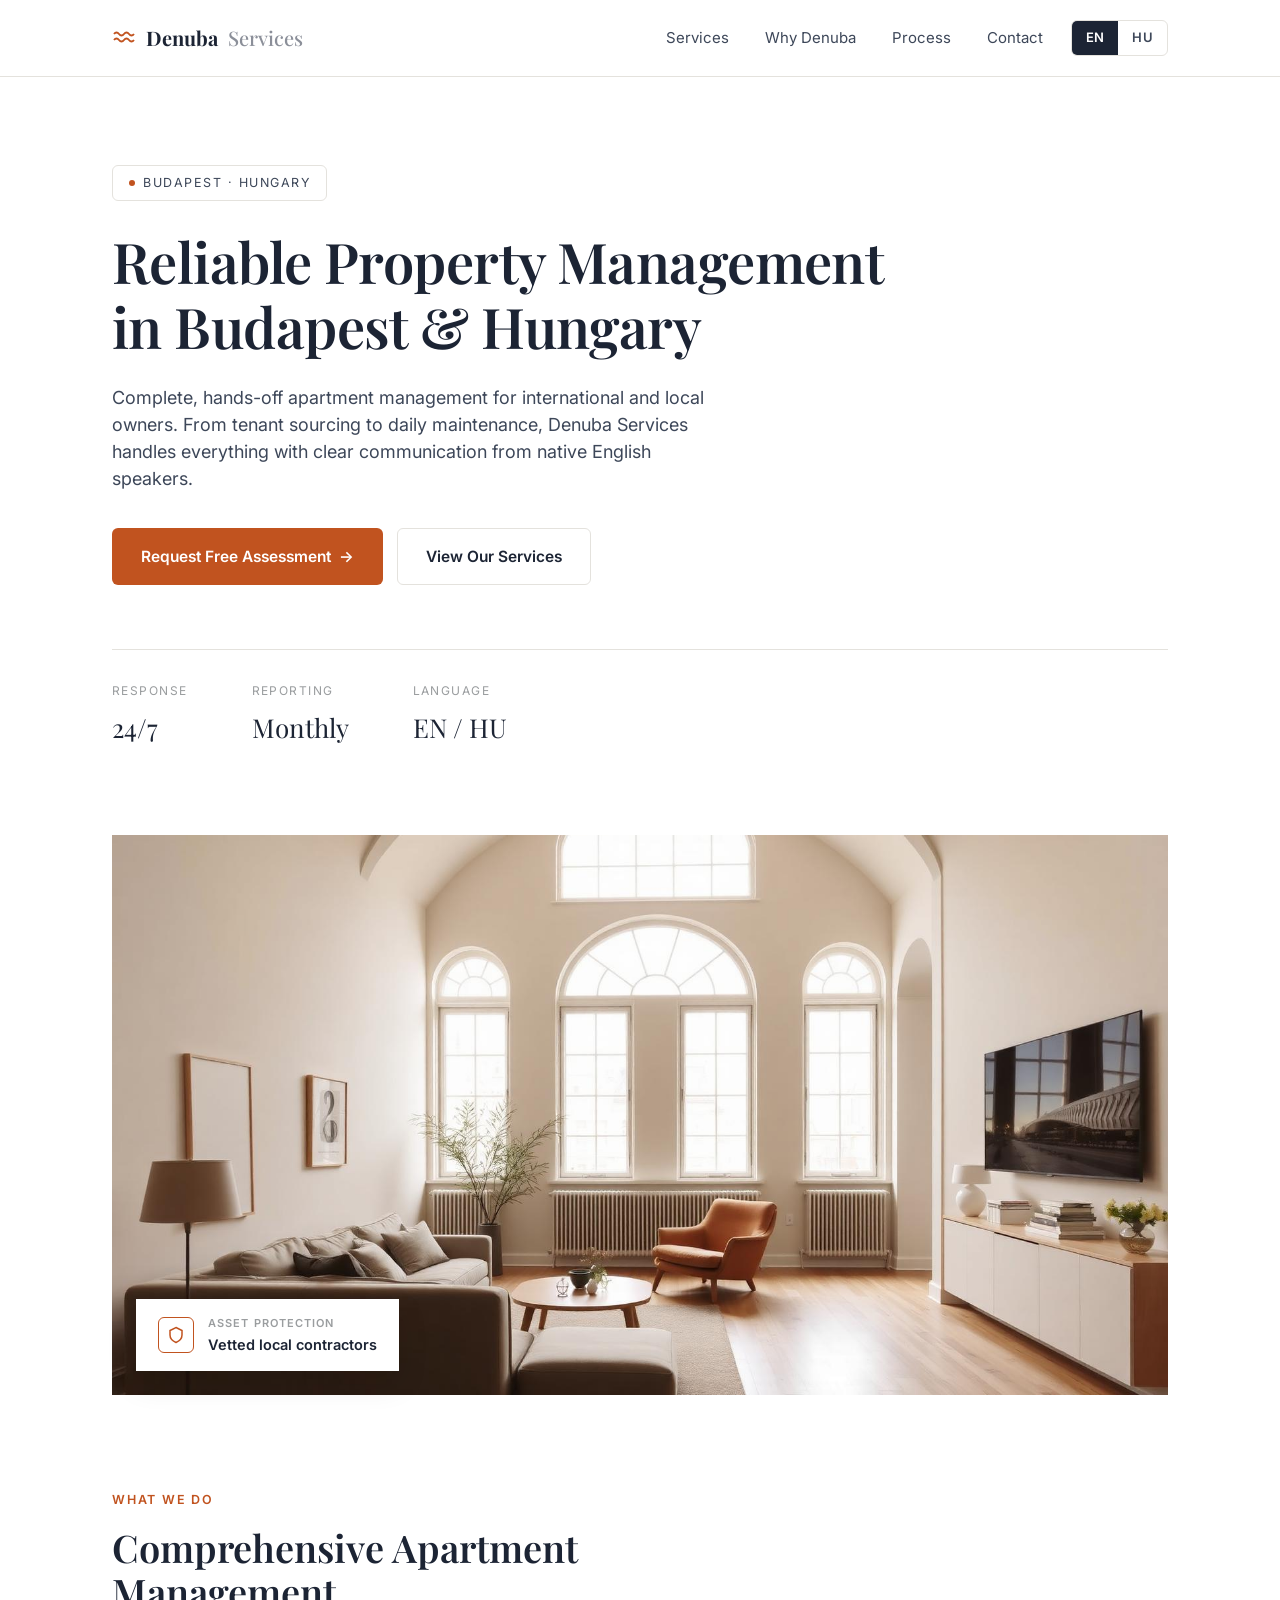
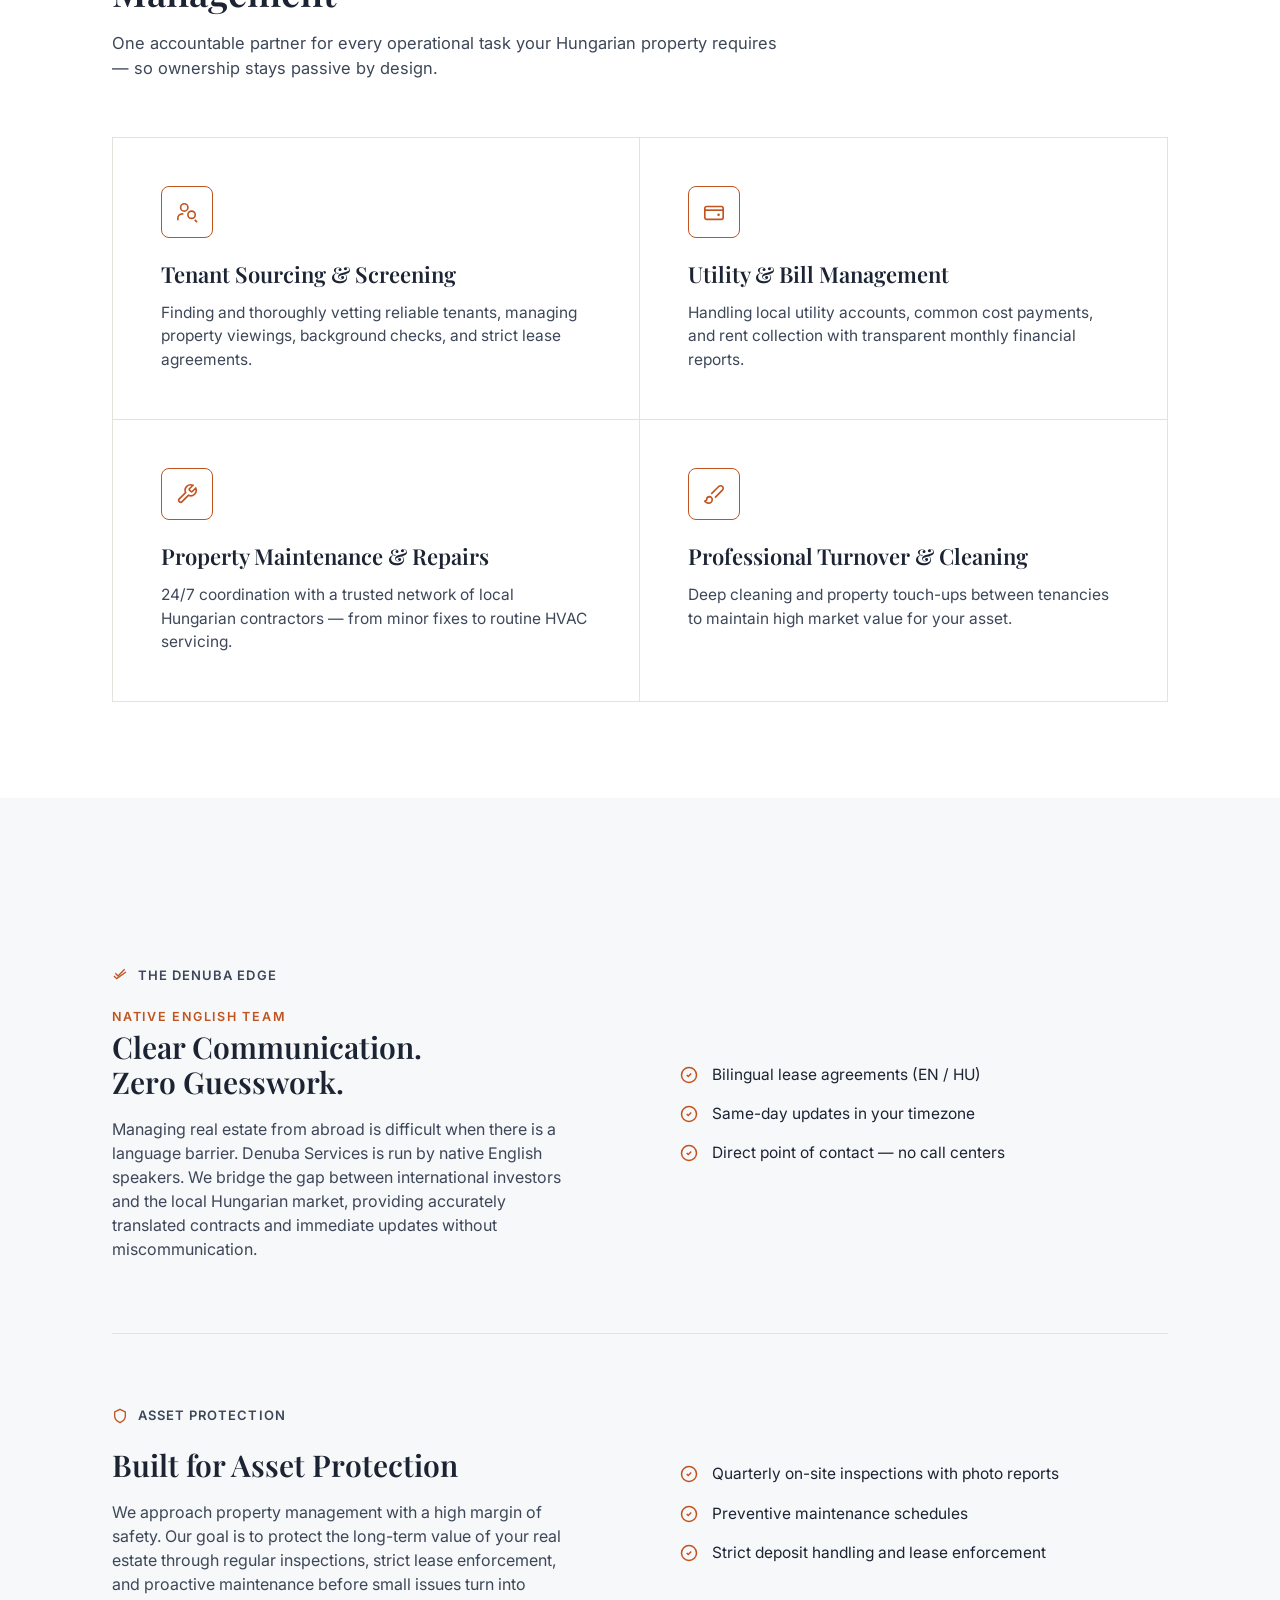
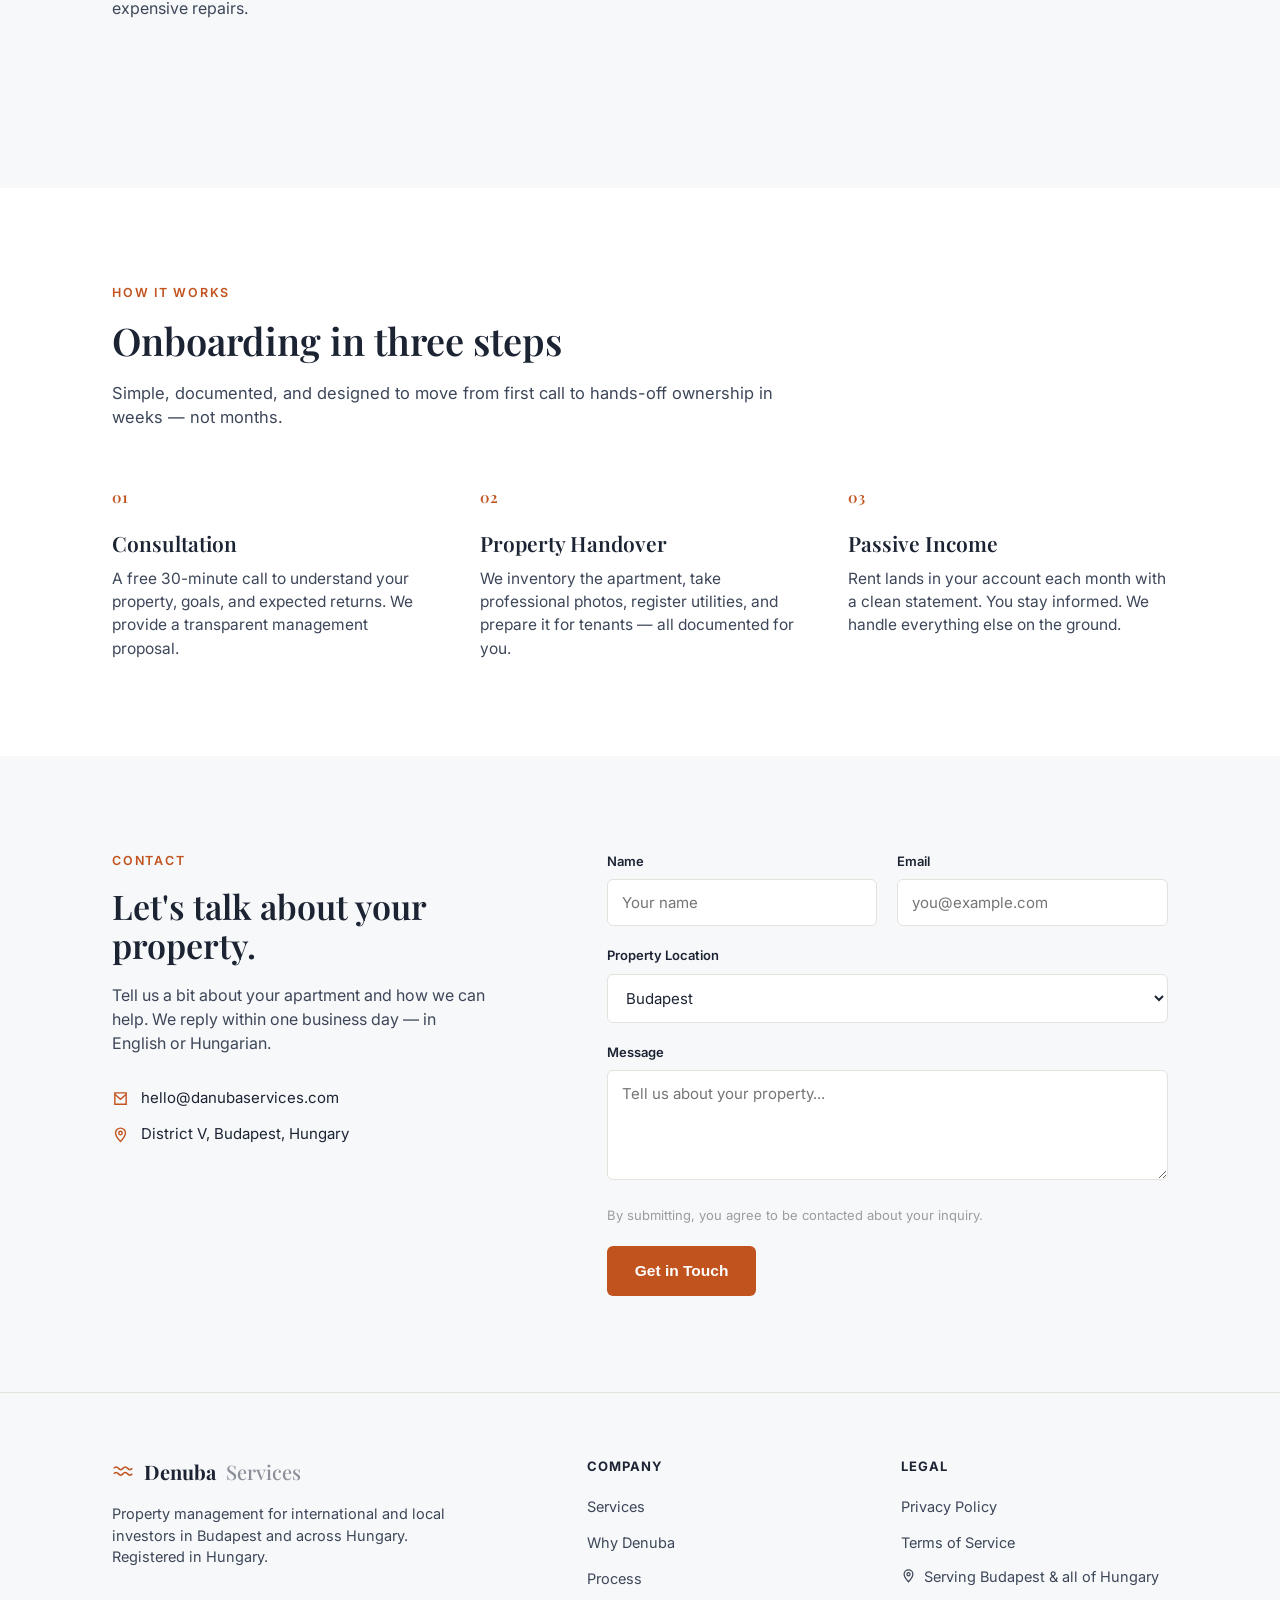
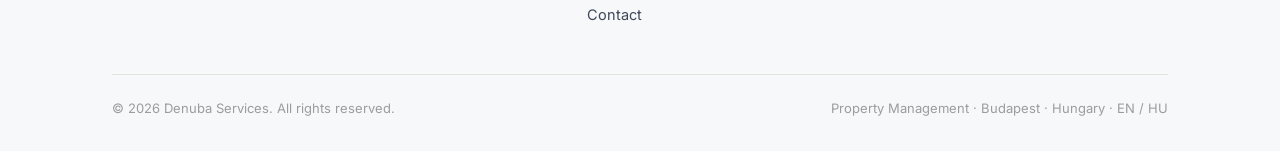
<file: index.html>
<!DOCTYPE html>
<html lang="en">
<head>
<meta charset="UTF-8">
<meta name="viewport" content="width=device-width, initial-scale=1.0">
<title>Property Management Budapest | Denuba Services</title>
<meta name="description" content="Native English-speaking apartment management in Budapest and across Hungary. Tenant sourcing, maintenance, and transparent monthly reporting for international and local owners.">
<meta name="robots" content="index, follow">
<meta name="author" content="Denuba Services">
<link rel="canonical" href="https://www.danubaservices.com/">

<!-- hreflang alternates -->
<link rel="alternate" hreflang="en" href="https://www.danubaservices.com/">
<link rel="alternate" hreflang="hu" href="https://www.danubaservices.com/hu/">
<link rel="alternate" hreflang="x-default" href="https://www.danubaservices.com/">

<!-- Open Graph -->
<meta property="og:type" content="website">
<meta property="og:site_name" content="Denuba Services">
<meta property="og:title" content="Property Management Budapest | Denuba Services">
<meta property="og:description" content="Native English-speaking apartment management in Budapest and across Hungary. Tenant sourcing, maintenance, and transparent monthly reporting for international and local owners.">
<meta property="og:url" content="https://www.danubaservices.com/">
<meta property="og:image" content="https://www.danubaservices.com/assets/og-image.jpg">
<meta property="og:locale" content="en_US">
<meta property="og:locale:alternate" content="hu_HU">

<!-- Twitter -->
<meta name="twitter:card" content="summary_large_image">
<meta name="twitter:title" content="Property Management Budapest | Denuba Services">
<meta name="twitter:description" content="Native English-speaking apartment management in Budapest and across Hungary.">
<meta name="twitter:image" content="https://www.danubaservices.com/assets/og-image.jpg">

<link rel="icon" type="image/svg+xml" href="data:image/svg+xml,%3Csvg xmlns='http://www.w3.org/2000/svg' viewBox='0 0 24 24'%3E%3Cpath d='M2 8c1.5-2 3.5-2 5 0s3.5 2 5 0 3.5-2 5 0 3.5 2 5 0' fill='none' stroke='%23c1531f' stroke-width='2'/%3E%3Cpath d='M2 14c1.5-2 3.5-2 5 0s3.5 2 5 0 3.5-2 5 0 3.5 2 5 0' fill='none' stroke='%23c1531f' stroke-width='2'/%3E%3C/svg%3E">

<link rel="preconnect" href="https://fonts.googleapis.com">
<link rel="preconnect" href="https://fonts.gstatic.com" crossorigin>
<link href="https://fonts.googleapis.com/css2?family=Playfair+Display:ital,wght@0,500;0,600;0,700;1,500&family=Inter:wght@400;500;600&display=swap" rel="stylesheet">
<link rel="stylesheet" href="assets/style.css">

<script type="application/ld+json">
{
  "@context": "https://schema.org",
  "@type": "RealEstateAgent",
  "name": "Denuba Services",
  "url": "https://www.danubaservices.com/",
  "image": "https://www.danubaservices.com/assets/og-image.jpg",
  "description": "Native English-speaking apartment management in Budapest and across Hungary, offering tenant sourcing, maintenance, and transparent monthly reporting.",
  "email": "hello@danubaservices.com",
  "areaServed": {
    "@type": "Country",
    "name": "Hungary"
  },
  "address": {
    "@type": "PostalAddress",
    "addressLocality": "Budapest",
    "addressRegion": "District V",
    "addressCountry": "HU"
  },
  "availableLanguage": ["English", "Hungarian"],
  "sameAs": []
}
</script>
</head>
<body>
<a class="skip-link" href="#main">Skip to content</a>

<header>
  <nav class="wrap" aria-label="Primary">
    <a href="#top" class="logo">
      <svg width="24" height="24" viewBox="0 0 24 24" fill="none" stroke="#c1531f" stroke-width="1.8" aria-hidden="true"><path d="M2 8c1.5-2 3.5-2 5 0s3.5 2 5 0 3.5-2 5 0 3.5 2 5 0"/><path d="M2 14c1.5-2 3.5-2 5 0s3.5 2 5 0 3.5-2 5 0 3.5 2 5 0"/></svg>
      Denuba <span class="light">Services</span>
    </a>
    <div class="navwrap">
      <div class="navlinks">
        <a href="#services">Services</a>
        <a href="#why">Why Denuba</a>
        <a href="#process">Process</a>
        <a href="#contact">Contact</a>
      </div>
      <div class="langtoggle" aria-label="Language switcher">
        <a href="/" class="active" aria-current="page">EN</a>
        <a href="/hu/">HU</a>
      </div>
    </div>
  </nav>
</header>

<main id="main">
<section class="hero" id="top">
  <div class="wrap">
    <span class="badge"><span class="dot"></span>BUDAPEST · HUNGARY</span>
    <h1>Reliable Property Management<br>in Budapest &amp; Hungary</h1>
    <p class="lead">Complete, hands-off apartment management for international and local owners. From tenant sourcing to daily maintenance, Denuba Services handles everything with clear communication from native English speakers.</p>
    <div class="cta-row">
      <a href="#contact" class="btn btn-primary">Request Free Assessment &nbsp;→</a>
      <a href="#services" class="btn btn-secondary">View Our Services</a>
    </div>
    <div class="stats">
      <div class="stat"><div class="label">RESPONSE</div><div class="value">24/7</div></div>
      <div class="stat"><div class="label">REPORTING</div><div class="value">Monthly</div></div>
      <div class="stat"><div class="label">LANGUAGE</div><div class="value">EN / HU</div></div>
    </div>
  </div>
  <div class="wrap">
    <div class="hero-image">
      <img src="assets/hero-apartment.jpg" width="1400" height="560" loading="eager" fetchpriority="high" alt="Bright, renovated Budapest apartment living room managed by Denuba Services">
      <div class="asset-chip">
        <div class="ic" aria-hidden="true">
          <svg width="18" height="18" viewBox="0 0 24 24" fill="none" stroke="currentColor" stroke-width="2"><path d="M12 2l8 4v6c0 5-3.5 8-8 10-4.5-2-8-5-8-10V6l8-4z"/></svg>
        </div>
        <div>
          <div class="eyebrow">ASSET PROTECTION</div>
          <div class="title">Vetted local contractors</div>
        </div>
      </div>
    </div>
  </div>
</section>

<section id="services">
  <div class="wrap">
    <div class="section-head">
      <span class="eyebrow">What we do</span>
      <h2>Comprehensive Apartment Management</h2>
      <p>One accountable partner for every operational task your Hungarian property requires — so ownership stays passive by design.</p>
    </div>
    <div class="grid-2">
      <div class="service">
        <div class="ic" aria-hidden="true"><svg width="22" height="22" viewBox="0 0 24 24" fill="none" stroke="currentColor" stroke-width="1.8"><circle cx="9" cy="7" r="4"/><path d="M2 21v-2a5 5 0 0 1 5-5h1"/><circle cx="17" cy="15" r="4"/><path d="M20.5 20.5L23 23"/></svg></div>
        <h3>Tenant Sourcing &amp; Screening</h3>
        <p>Finding and thoroughly vetting reliable tenants, managing property viewings, background checks, and strict lease agreements.</p>
      </div>
      <div class="service">
        <div class="ic" aria-hidden="true"><svg width="22" height="22" viewBox="0 0 24 24" fill="none" stroke="currentColor" stroke-width="1.8"><rect x="2" y="6" width="20" height="14" rx="2"/><path d="M2 10h20"/><circle cx="17" cy="15" r="1.4" fill="currentColor" stroke="none"/></svg></div>
        <h3>Utility &amp; Bill Management</h3>
        <p>Handling local utility accounts, common cost payments, and rent collection with transparent monthly financial reports.</p>
      </div>
      <div class="service">
        <div class="ic" aria-hidden="true"><svg width="22" height="22" viewBox="0 0 24 24" fill="none" stroke="currentColor" stroke-width="1.8"><path d="M14.7 6.3a1 1 0 0 0 0 1.4l1.6 1.6a1 1 0 0 0 1.4 0l3.77-3.77a6 6 0 0 1-7.94 7.94l-6.91 6.91a2.12 2.12 0 0 1-3-3l6.91-6.91a6 6 0 0 1 7.94-7.94l-3.76 3.77z"/></svg></div>
        <h3>Property Maintenance &amp; Repairs</h3>
        <p>24/7 coordination with a trusted network of local Hungarian contractors — from minor fixes to routine HVAC servicing.</p>
      </div>
      <div class="service">
        <div class="ic" aria-hidden="true"><svg width="22" height="22" viewBox="0 0 24 24" fill="none" stroke="currentColor" stroke-width="1.8"><path d="M9.06 11.9l8.07-8.06a2.85 2.85 0 1 1 4.03 4.03l-8.06 8.08"/><path d="M7.07 14.94c-1.66 0-3 1.35-3 3.02 0 1.33-2.5 1.52-2 2.02 1.08 1.1 2.49 2.02 4 2.02 2.2 0 4-1.8 4-4.04a3.01 3.01 0 0 0-3-3.02z"/></svg></div>
        <h3>Professional Turnover &amp; Cleaning</h3>
        <p>Deep cleaning and property touch-ups between tenancies to maintain high market value for your asset.</p>
      </div>
    </div>
  </div>
</section>

<section class="section-tint" id="why">
  <div class="wrap">
    <div class="why-block">
      <div>
        <div class="why-tag">
          <svg width="16" height="16" viewBox="0 0 24 24" fill="none" stroke="currentColor" stroke-width="2" aria-hidden="true"><path d="M5 8l4 4L19 2"/><path d="M3 12l4 4L21 6"/></svg>
          THE DENUBA EDGE
        </div>
        <span class="eyebrow" style="margin-bottom:4px;display:block">NATIVE ENGLISH TEAM</span>
        <h3>Clear Communication.<br>Zero Guesswork.</h3>
        <p>Managing real estate from abroad is difficult when there is a language barrier. Denuba Services is run by native English speakers. We bridge the gap between international investors and the local Hungarian market, providing accurately translated contracts and immediate updates without miscommunication.</p>
      </div>
      <ul class="why-list">
        <li><svg width="18" height="18" viewBox="0 0 24 24" fill="none" stroke="currentColor" stroke-width="2" aria-hidden="true"><circle cx="12" cy="12" r="10"/><path d="M9 12l2 2 4-4"/></svg>Bilingual lease agreements (EN / HU)</li>
        <li><svg width="18" height="18" viewBox="0 0 24 24" fill="none" stroke="currentColor" stroke-width="2" aria-hidden="true"><circle cx="12" cy="12" r="10"/><path d="M9 12l2 2 4-4"/></svg>Same-day updates in your timezone</li>
        <li><svg width="18" height="18" viewBox="0 0 24 24" fill="none" stroke="currentColor" stroke-width="2" aria-hidden="true"><circle cx="12" cy="12" r="10"/><path d="M9 12l2 2 4-4"/></svg>Direct point of contact — no call centers</li>
      </ul>
    </div>

    <div class="why-block">
      <div>
        <div class="why-tag">
          <svg width="16" height="16" viewBox="0 0 24 24" fill="none" stroke="currentColor" stroke-width="2" aria-hidden="true"><path d="M12 2l8 4v6c0 5-3.5 8-8 10-4.5-2-8-5-8-10V6l8-4z"/></svg>
          ASSET PROTECTION
        </div>
        <h3>Built for Asset Protection</h3>
        <p>We approach property management with a high margin of safety. Our goal is to protect the long-term value of your real estate through regular inspections, strict lease enforcement, and proactive maintenance before small issues turn into expensive repairs.</p>
      </div>
      <ul class="why-list">
        <li><svg width="18" height="18" viewBox="0 0 24 24" fill="none" stroke="currentColor" stroke-width="2" aria-hidden="true"><circle cx="12" cy="12" r="10"/><path d="M9 12l2 2 4-4"/></svg>Quarterly on-site inspections with photo reports</li>
        <li><svg width="18" height="18" viewBox="0 0 24 24" fill="none" stroke="currentColor" stroke-width="2" aria-hidden="true"><circle cx="12" cy="12" r="10"/><path d="M9 12l2 2 4-4"/></svg>Preventive maintenance schedules</li>
        <li><svg width="18" height="18" viewBox="0 0 24 24" fill="none" stroke="currentColor" stroke-width="2" aria-hidden="true"><circle cx="12" cy="12" r="10"/><path d="M9 12l2 2 4-4"/></svg>Strict deposit handling and lease enforcement</li>
      </ul>
    </div>
  </div>
</section>

<section id="process">
  <div class="wrap">
    <div class="section-head">
      <span class="eyebrow">How it works</span>
      <h2>Onboarding in three steps</h2>
      <p>Simple, documented, and designed to move from first call to hands-off ownership in weeks — not months.</p>
    </div>
    <div class="process-grid">
      <div>
        <div class="process-num">01</div>
        <h3>Consultation</h3>
        <p>A free 30-minute call to understand your property, goals, and expected returns. We provide a transparent management proposal.</p>
      </div>
      <div>
        <div class="process-num">02</div>
        <h3>Property Handover</h3>
        <p>We inventory the apartment, take professional photos, register utilities, and prepare it for tenants — all documented for you.</p>
      </div>
      <div>
        <div class="process-num">03</div>
        <h3>Passive Income</h3>
        <p>Rent lands in your account each month with a clean statement. You stay informed. We handle everything else on the ground.</p>
      </div>
    </div>
  </div>
</section>

<section class="section-tint" id="contact">
  <div class="wrap">
    <div class="contact-grid">
      <div class="contact-info">
        <span class="eyebrow">Contact</span>
        <h2 style="font-size:34px;margin-bottom:18px;">Let's talk about your property.</h2>
        <p>Tell us a bit about your apartment and how we can help. We reply within one business day — in English or Hungarian.</p>
        <div class="contact-line">
          <svg width="17" height="17" viewBox="0 0 24 24" fill="none" stroke="currentColor" stroke-width="2" aria-hidden="true"><path d="M4 4h16v16H4z"/><path d="M4 6l8 7 8-7"/></svg>
          <a href="mailto:hello@danubaservices.com">hello@danubaservices.com</a>
        </div>
        <div class="contact-line">
          <svg width="17" height="17" viewBox="0 0 24 24" fill="none" stroke="currentColor" stroke-width="2" aria-hidden="true"><path d="M12 22s7-7.5 7-12a7 7 0 1 0-14 0c0 4.5 7 12 7 12z"/><circle cx="12" cy="10" r="2.5"/></svg>
          District V, Budapest, Hungary
        </div>
      </div>
      <form id="contact-form" novalidate>
        <div class="form-row">
          <div><label for="name">Name</label><input id="name" name="name" type="text" placeholder="Your name" autocomplete="name" required></div>
          <div><label for="email">Email</label><input id="email" name="email" type="email" placeholder="you@example.com" autocomplete="email" required></div>
        </div>
        <div>
          <label for="location">Property Location</label>
          <select id="location" name="location">
            <option>Budapest</option>
            <option>Other in Hungary</option>
          </select>
        </div>
        <div>
          <label for="message">Message</label>
          <textarea id="message" name="message" placeholder="Tell us about your property..."></textarea>
        </div>
        <p class="fine">By submitting, you agree to be contacted about your inquiry.</p>
        <button type="submit" class="btn btn-primary" style="align-self:flex-start;border:none;">Get in Touch</button>
        <p class="form-status" role="status" aria-live="polite"></p>
      </form>
    </div>
  </div>
</section>
</main>

<footer>
  <div class="wrap">
    <div class="footer-grid">
      <div>
        <div class="logo">
          <svg width="22" height="22" viewBox="0 0 24 24" fill="none" stroke="#c1531f" stroke-width="1.8" aria-hidden="true"><path d="M2 8c1.5-2 3.5-2 5 0s3.5 2 5 0 3.5-2 5 0 3.5 2 5 0"/><path d="M2 14c1.5-2 3.5-2 5 0s3.5 2 5 0 3.5-2 5 0 3.5 2 5 0"/></svg>
          Denuba <span class="light">Services</span>
        </div>
        <p>Property management for international and local investors in Budapest and across Hungary. Registered in Hungary.</p>
      </div>
      <div class="footer-col">
        <h4>Company</h4>
        <ul>
          <li><a href="#services">Services</a></li>
          <li><a href="#why">Why Denuba</a></li>
          <li><a href="#process">Process</a></li>
          <li><a href="#contact">Contact</a></li>
        </ul>
      </div>
      <div class="footer-col">
        <h4>Legal</h4>
        <ul>
          <li><a href="/privacy.html">Privacy Policy</a></li>
          <li><a href="/terms.html">Terms of Service</a></li>
          <li class="locline">
            <svg width="15" height="15" viewBox="0 0 24 24" fill="none" stroke="currentColor" stroke-width="2" style="margin-top:2px;flex-shrink:0;" aria-hidden="true"><path d="M12 22s7-7.5 7-12a7 7 0 1 0-14 0c0 4.5 7 12 7 12z"/><circle cx="12" cy="10" r="2.5"/></svg>
            Serving Budapest &amp; all of Hungary
          </li>
        </ul>
      </div>
    </div>
    <div class="footer-bottom">
      <span>© 2026 Denuba Services. All rights reserved.</span>
      <span>Property Management · Budapest · Hungary · EN / HU</span>
    </div>
  </div>
</footer>

<script src="assets/form.js"></script>
</body>
</html>
</file>
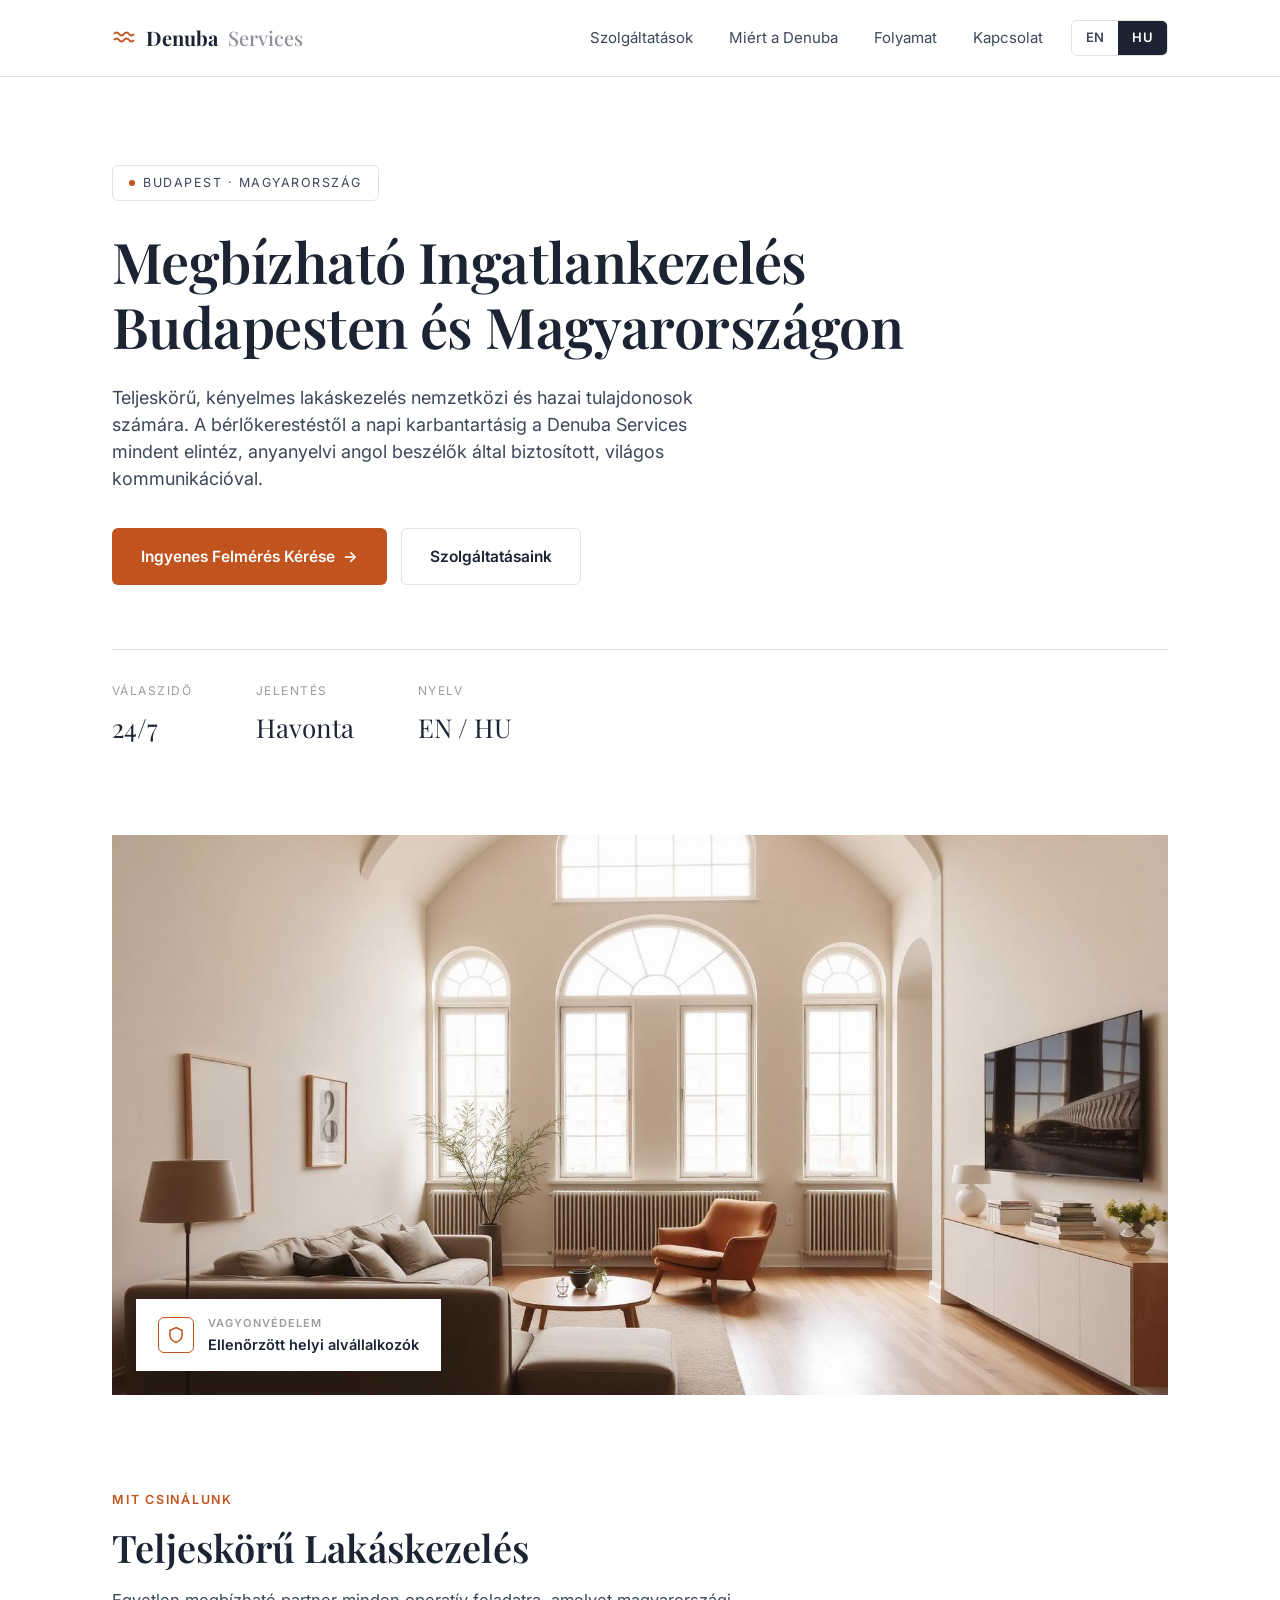
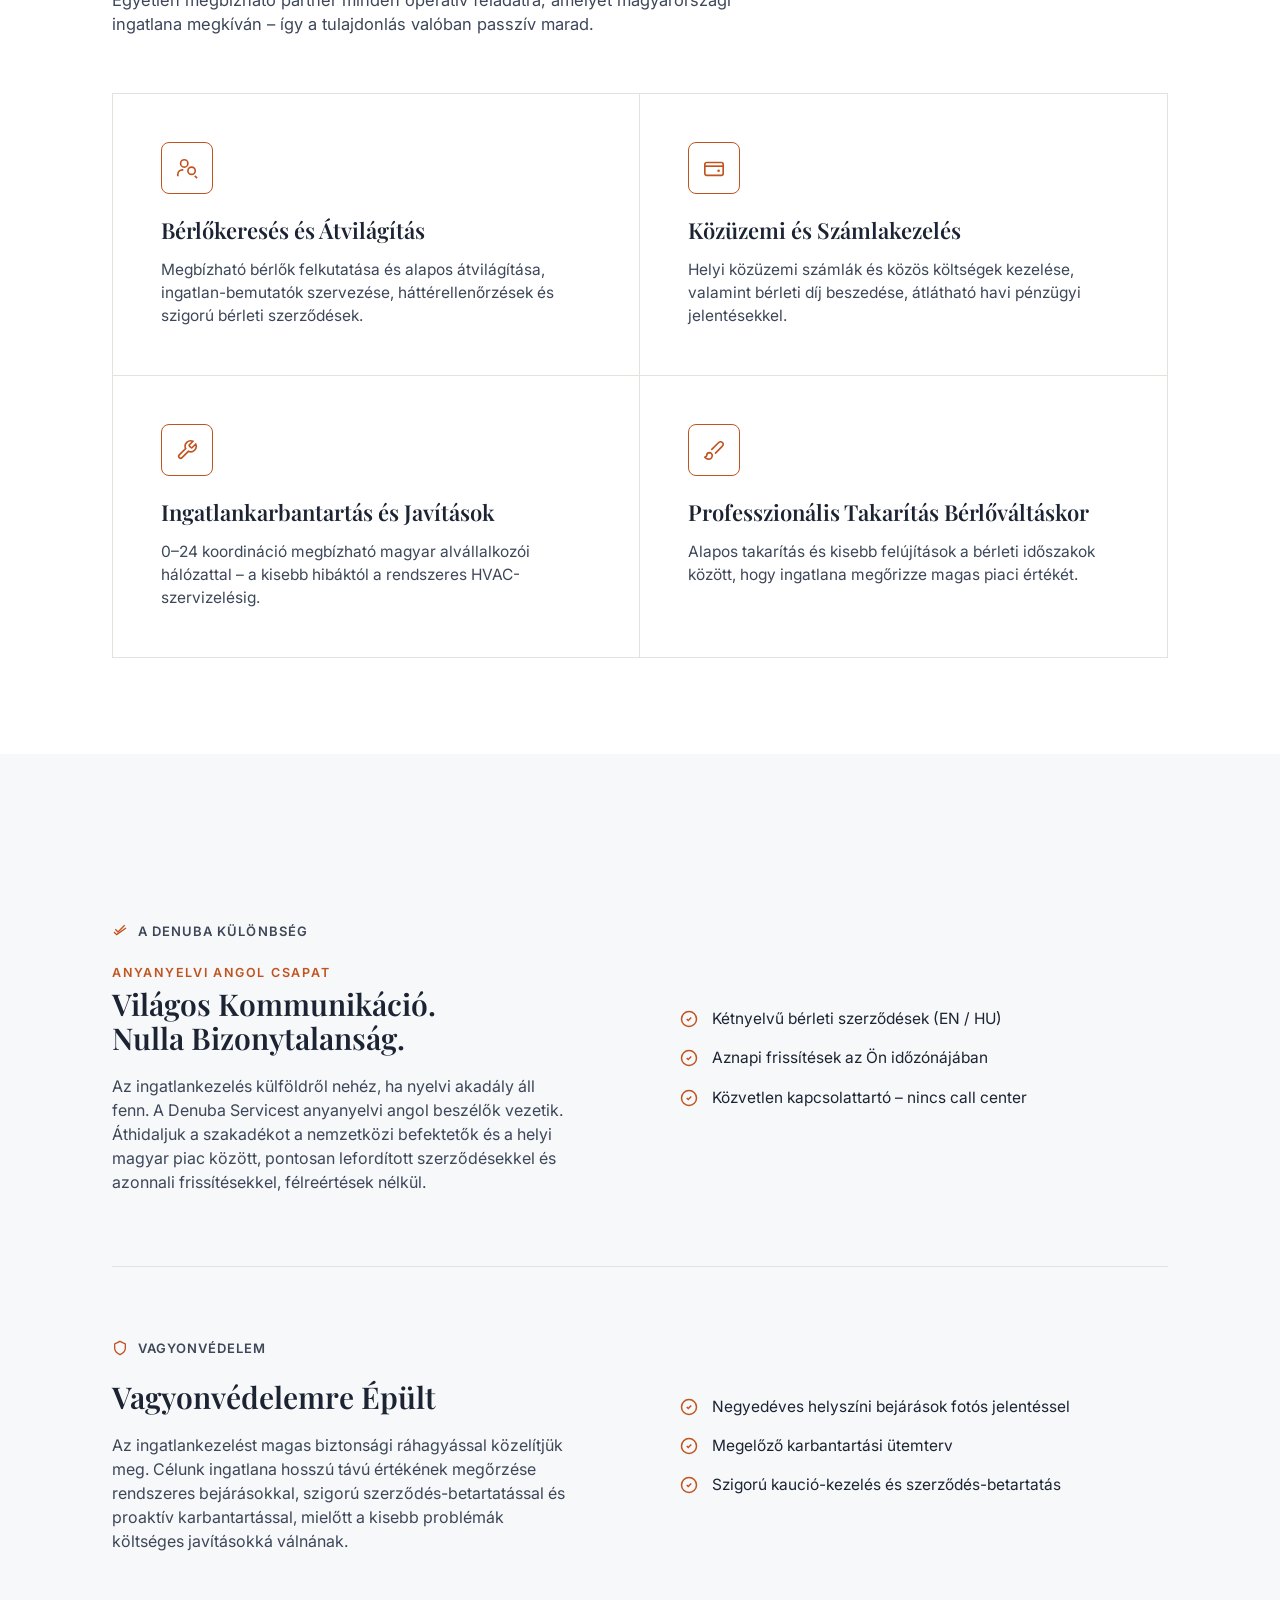
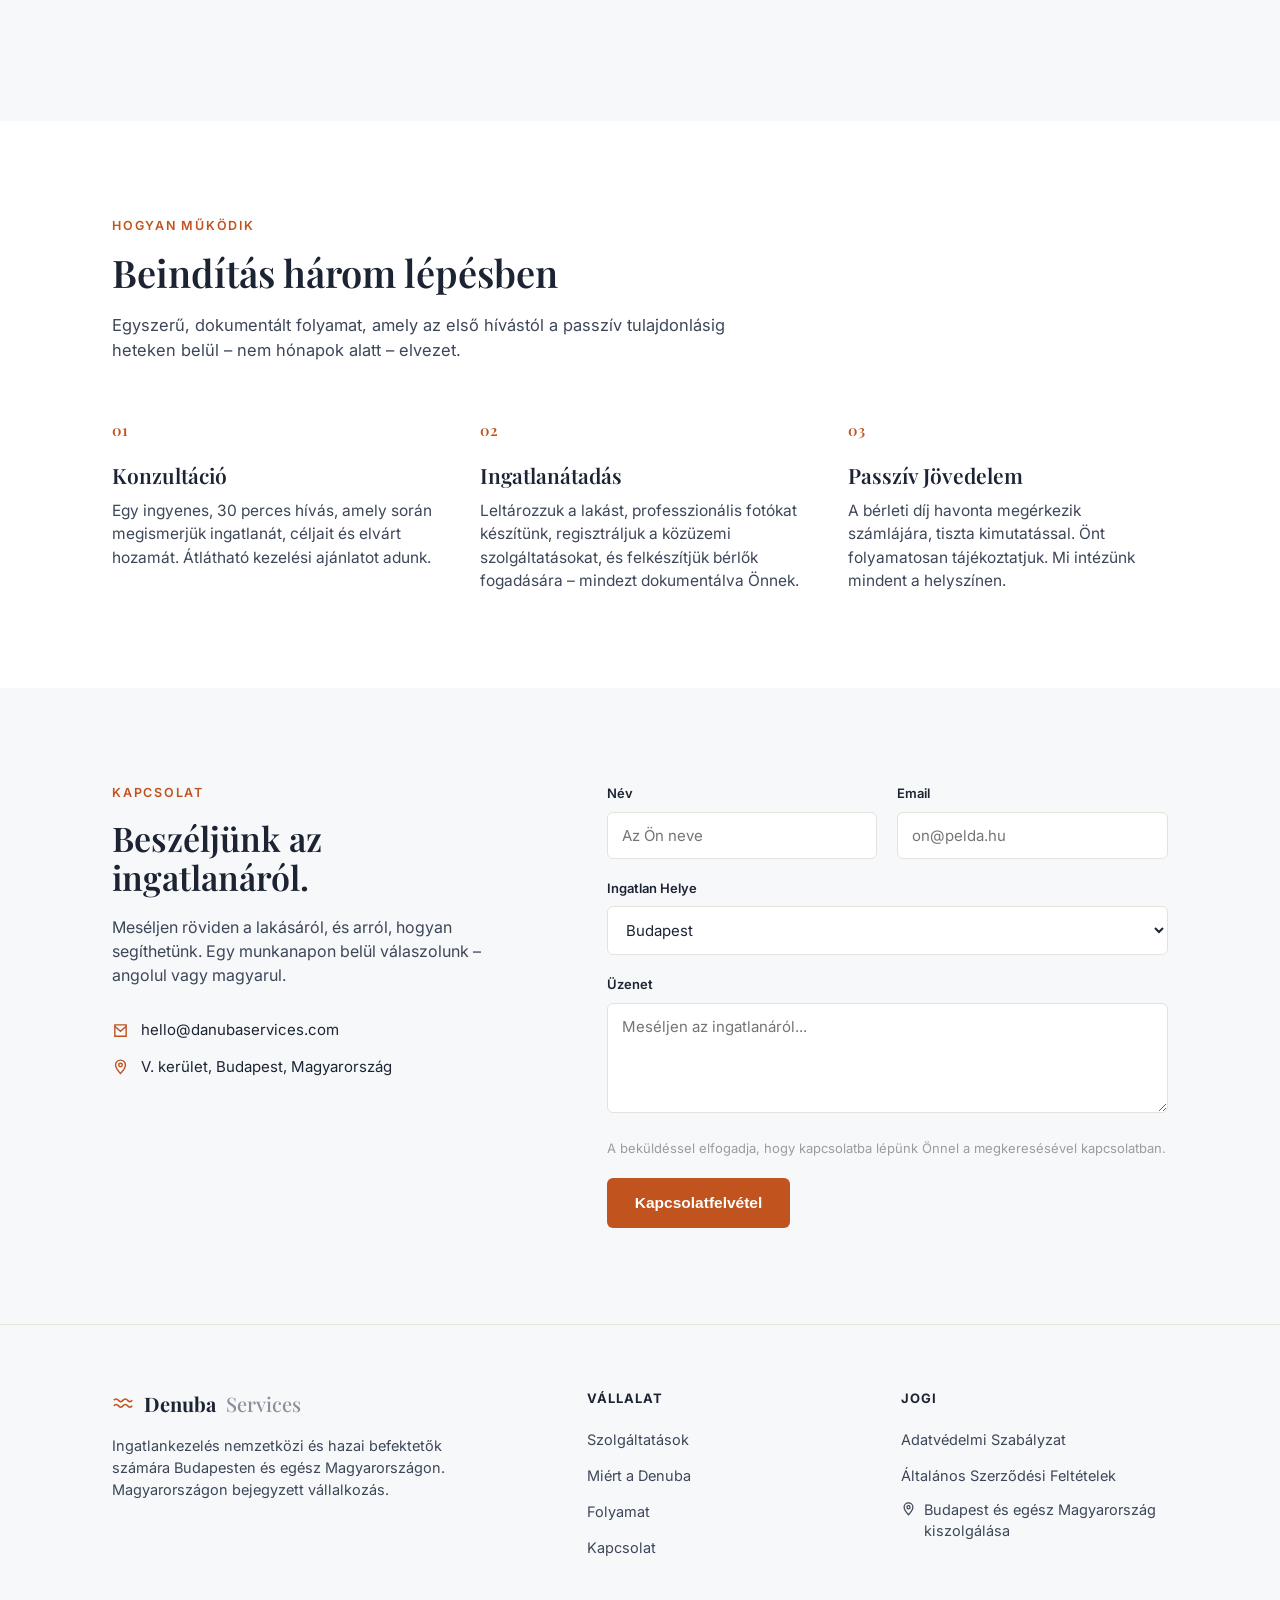
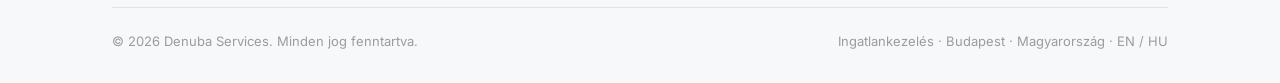
<file: hu/index.html>
<!DOCTYPE html>
<html lang="hu">
<head>
<meta charset="UTF-8">
<meta name="viewport" content="width=device-width, initial-scale=1.0">
<title>Ingatlankezelés Budapesten | Denuba Services</title>
<meta name="description" content="Anyanyelvi angol nyelvű lakáskezelés Budapesten és egész Magyarországon. Bérlőkeresés, karbantartás és átlátható havi jelentések nemzetközi és hazai tulajdonosoknak.">
<meta name="robots" content="index, follow">
<meta name="author" content="Denuba Services">
<link rel="canonical" href="https://www.danubaservices.com/hu/">

<!-- hreflang alternates -->
<link rel="alternate" hreflang="en" href="https://www.danubaservices.com/">
<link rel="alternate" hreflang="hu" href="https://www.danubaservices.com/hu/">
<link rel="alternate" hreflang="x-default" href="https://www.danubaservices.com/">

<!-- Open Graph -->
<meta property="og:type" content="website">
<meta property="og:site_name" content="Denuba Services">
<meta property="og:title" content="Ingatlankezelés Budapesten | Denuba Services">
<meta property="og:description" content="Anyanyelvi angol nyelvű lakáskezelés Budapesten és egész Magyarországon. Bérlőkeresés, karbantartás és átlátható havi jelentések.">
<meta property="og:url" content="https://www.danubaservices.com/hu/">
<meta property="og:image" content="https://www.danubaservices.com/assets/og-image.jpg">
<meta property="og:locale" content="hu_HU">
<meta property="og:locale:alternate" content="en_US">

<!-- Twitter -->
<meta name="twitter:card" content="summary_large_image">
<meta name="twitter:title" content="Ingatlankezelés Budapesten | Denuba Services">
<meta name="twitter:description" content="Anyanyelvi angol nyelvű lakáskezelés Budapesten és egész Magyarországon.">
<meta name="twitter:image" content="https://www.danubaservices.com/assets/og-image.jpg">

<link rel="icon" type="image/svg+xml" href="data:image/svg+xml,%3Csvg xmlns='http://www.w3.org/2000/svg' viewBox='0 0 24 24'%3E%3Cpath d='M2 8c1.5-2 3.5-2 5 0s3.5 2 5 0 3.5-2 5 0 3.5 2 5 0' fill='none' stroke='%23c1531f' stroke-width='2'/%3E%3Cpath d='M2 14c1.5-2 3.5-2 5 0s3.5 2 5 0 3.5-2 5 0 3.5 2 5 0' fill='none' stroke='%23c1531f' stroke-width='2'/%3E%3C/svg%3E">

<link rel="preconnect" href="https://fonts.googleapis.com">
<link rel="preconnect" href="https://fonts.gstatic.com" crossorigin>
<link href="https://fonts.googleapis.com/css2?family=Playfair+Display:ital,wght@0,500;0,600;0,700;1,500&family=Inter:wght@400;500;600&display=swap" rel="stylesheet">
<link rel="stylesheet" href="../assets/style.css">

<script type="application/ld+json">
{
  "@context": "https://schema.org",
  "@type": "RealEstateAgent",
  "name": "Denuba Services",
  "url": "https://www.danubaservices.com/hu/",
  "image": "https://www.danubaservices.com/assets/og-image.jpg",
  "description": "Anyanyelvi angol nyelvű lakáskezelés Budapesten és egész Magyarországon, bérlőkereséssel, karbantartással és átlátható havi jelentésekkel.",
  "email": "hello@danubaservices.com",
  "areaServed": {
    "@type": "Country",
    "name": "Hungary"
  },
  "address": {
    "@type": "PostalAddress",
    "addressLocality": "Budapest",
    "addressRegion": "V. kerület",
    "addressCountry": "HU"
  },
  "availableLanguage": ["English", "Hungarian"],
  "sameAs": []
}
</script>
</head>
<body>
<a class="skip-link" href="#main">Ugrás a tartalomra</a>

<header>
  <nav class="wrap" aria-label="Fő navigáció">
    <a href="#top" class="logo">
      <svg width="24" height="24" viewBox="0 0 24 24" fill="none" stroke="#c1531f" stroke-width="1.8" aria-hidden="true"><path d="M2 8c1.5-2 3.5-2 5 0s3.5 2 5 0 3.5-2 5 0 3.5 2 5 0"/><path d="M2 14c1.5-2 3.5-2 5 0s3.5 2 5 0 3.5-2 5 0 3.5 2 5 0"/></svg>
      Denuba <span class="light">Services</span>
    </a>
    <div class="navwrap">
      <div class="navlinks">
        <a href="#services">Szolgáltatások</a>
        <a href="#why">Miért a Denuba</a>
        <a href="#process">Folyamat</a>
        <a href="#contact">Kapcsolat</a>
      </div>
      <div class="langtoggle" aria-label="Nyelvválasztó">
        <a href="/">EN</a>
        <a href="/hu/" class="active" aria-current="page">HU</a>
      </div>
    </div>
  </nav>
</header>

<main id="main">
<section class="hero" id="top">
  <div class="wrap">
    <span class="badge"><span class="dot"></span>BUDAPEST · MAGYARORSZÁG</span>
    <h1>Megbízható Ingatlankezelés<br>Budapesten és Magyarországon</h1>
    <p class="lead">Teljeskörű, kényelmes lakáskezelés nemzetközi és hazai tulajdonosok számára. A bérlőkerestéstől a napi karbantartásig a Denuba Services mindent elintéz, anyanyelvi angol beszélők által biztosított, világos kommunikációval.</p>
    <div class="cta-row">
      <a href="#contact" class="btn btn-primary">Ingyenes Felmérés Kérése &nbsp;→</a>
      <a href="#services" class="btn btn-secondary">Szolgáltatásaink</a>
    </div>
    <div class="stats">
      <div class="stat"><div class="label">VÁLASZIDŐ</div><div class="value">24/7</div></div>
      <div class="stat"><div class="label">JELENTÉS</div><div class="value">Havonta</div></div>
      <div class="stat"><div class="label">NYELV</div><div class="value">EN / HU</div></div>
    </div>
  </div>
  <div class="wrap">
    <div class="hero-image">
      <img src="../assets/hero-apartment.jpg" width="1400" height="560" loading="eager" fetchpriority="high" alt="Világos, felújított budapesti lakás nappalija, amelyet a Denuba Services kezel">
      <div class="asset-chip">
        <div class="ic" aria-hidden="true">
          <svg width="18" height="18" viewBox="0 0 24 24" fill="none" stroke="currentColor" stroke-width="2"><path d="M12 2l8 4v6c0 5-3.5 8-8 10-4.5-2-8-5-8-10V6l8-4z"/></svg>
        </div>
        <div>
          <div class="eyebrow">VAGYONVÉDELEM</div>
          <div class="title">Ellenőrzött helyi alvállalkozók</div>
        </div>
      </div>
    </div>
  </div>
</section>

<section id="services">
  <div class="wrap">
    <div class="section-head">
      <span class="eyebrow">Mit csinálunk</span>
      <h2>Teljeskörű Lakáskezelés</h2>
      <p>Egyetlen megbízható partner minden operatív feladatra, amelyet magyarországi ingatlana megkíván – így a tulajdonlás valóban passzív marad.</p>
    </div>
    <div class="grid-2">
      <div class="service">
        <div class="ic" aria-hidden="true"><svg width="22" height="22" viewBox="0 0 24 24" fill="none" stroke="currentColor" stroke-width="1.8"><circle cx="9" cy="7" r="4"/><path d="M2 21v-2a5 5 0 0 1 5-5h1"/><circle cx="17" cy="15" r="4"/><path d="M20.5 20.5L23 23"/></svg></div>
        <h3>Bérlőkeresés és Átvilágítás</h3>
        <p>Megbízható bérlők felkutatása és alapos átvilágítása, ingatlan-bemutatók szervezése, háttérellenőrzések és szigorú bérleti szerződések.</p>
      </div>
      <div class="service">
        <div class="ic" aria-hidden="true"><svg width="22" height="22" viewBox="0 0 24 24" fill="none" stroke="currentColor" stroke-width="1.8"><rect x="2" y="6" width="20" height="14" rx="2"/><path d="M2 10h20"/><circle cx="17" cy="15" r="1.4" fill="currentColor" stroke="none"/></svg></div>
        <h3>Közüzemi és Számlakezelés</h3>
        <p>Helyi közüzemi számlák és közös költségek kezelése, valamint bérleti díj beszedése, átlátható havi pénzügyi jelentésekkel.</p>
      </div>
      <div class="service">
        <div class="ic" aria-hidden="true"><svg width="22" height="22" viewBox="0 0 24 24" fill="none" stroke="currentColor" stroke-width="1.8"><path d="M14.7 6.3a1 1 0 0 0 0 1.4l1.6 1.6a1 1 0 0 0 1.4 0l3.77-3.77a6 6 0 0 1-7.94 7.94l-6.91 6.91a2.12 2.12 0 0 1-3-3l6.91-6.91a6 6 0 0 1 7.94-7.94l-3.76 3.77z"/></svg></div>
        <h3>Ingatlankarbantartás és Javítások</h3>
        <p>0–24 koordináció megbízható magyar alvállalkozói hálózattal – a kisebb hibáktól a rendszeres HVAC-szervizelésig.</p>
      </div>
      <div class="service">
        <div class="ic" aria-hidden="true"><svg width="22" height="22" viewBox="0 0 24 24" fill="none" stroke="currentColor" stroke-width="1.8"><path d="M9.06 11.9l8.07-8.06a2.85 2.85 0 1 1 4.03 4.03l-8.06 8.08"/><path d="M7.07 14.94c-1.66 0-3 1.35-3 3.02 0 1.33-2.5 1.52-2 2.02 1.08 1.1 2.49 2.02 4 2.02 2.2 0 4-1.8 4-4.04a3.01 3.01 0 0 0-3-3.02z"/></svg></div>
        <h3>Professzionális Takarítás Bérlőváltáskor</h3>
        <p>Alapos takarítás és kisebb felújítások a bérleti időszakok között, hogy ingatlana megőrizze magas piaci értékét.</p>
      </div>
    </div>
  </div>
</section>

<section class="section-tint" id="why">
  <div class="wrap">
    <div class="why-block">
      <div>
        <div class="why-tag">
          <svg width="16" height="16" viewBox="0 0 24 24" fill="none" stroke="currentColor" stroke-width="2" aria-hidden="true"><path d="M5 8l4 4L19 2"/><path d="M3 12l4 4L21 6"/></svg>
          A DENUBA KÜLÖNBSÉG
        </div>
        <span class="eyebrow" style="margin-bottom:4px;display:block">ANYANYELVI ANGOL CSAPAT</span>
        <h3>Világos Kommunikáció.<br>Nulla Bizonytalanság.</h3>
        <p>Az ingatlankezelés külföldről nehéz, ha nyelvi akadály áll fenn. A Denuba Servicest anyanyelvi angol beszélők vezetik. Áthidaljuk a szakadékot a nemzetközi befektetők és a helyi magyar piac között, pontosan lefordított szerződésekkel és azonnali frissítésekkel, félreértések nélkül.</p>
      </div>
      <ul class="why-list">
        <li><svg width="18" height="18" viewBox="0 0 24 24" fill="none" stroke="currentColor" stroke-width="2" aria-hidden="true"><circle cx="12" cy="12" r="10"/><path d="M9 12l2 2 4-4"/></svg>Kétnyelvű bérleti szerződések (EN / HU)</li>
        <li><svg width="18" height="18" viewBox="0 0 24 24" fill="none" stroke="currentColor" stroke-width="2" aria-hidden="true"><circle cx="12" cy="12" r="10"/><path d="M9 12l2 2 4-4"/></svg>Aznapi frissítések az Ön időzónájában</li>
        <li><svg width="18" height="18" viewBox="0 0 24 24" fill="none" stroke="currentColor" stroke-width="2" aria-hidden="true"><circle cx="12" cy="12" r="10"/><path d="M9 12l2 2 4-4"/></svg>Közvetlen kapcsolattartó – nincs call center</li>
      </ul>
    </div>

    <div class="why-block">
      <div>
        <div class="why-tag">
          <svg width="16" height="16" viewBox="0 0 24 24" fill="none" stroke="currentColor" stroke-width="2" aria-hidden="true"><path d="M12 2l8 4v6c0 5-3.5 8-8 10-4.5-2-8-5-8-10V6l8-4z"/></svg>
          VAGYONVÉDELEM
        </div>
        <h3>Vagyonvédelemre Épült</h3>
        <p>Az ingatlankezelést magas biztonsági ráhagyással közelítjük meg. Célunk ingatlana hosszú távú értékének megőrzése rendszeres bejárásokkal, szigorú szerződés-betartatással és proaktív karbantartással, mielőtt a kisebb problémák költséges javításokká válnának.</p>
      </div>
      <ul class="why-list">
        <li><svg width="18" height="18" viewBox="0 0 24 24" fill="none" stroke="currentColor" stroke-width="2" aria-hidden="true"><circle cx="12" cy="12" r="10"/><path d="M9 12l2 2 4-4"/></svg>Negyedéves helyszíni bejárások fotós jelentéssel</li>
        <li><svg width="18" height="18" viewBox="0 0 24 24" fill="none" stroke="currentColor" stroke-width="2" aria-hidden="true"><circle cx="12" cy="12" r="10"/><path d="M9 12l2 2 4-4"/></svg>Megelőző karbantartási ütemterv</li>
        <li><svg width="18" height="18" viewBox="0 0 24 24" fill="none" stroke="currentColor" stroke-width="2" aria-hidden="true"><circle cx="12" cy="12" r="10"/><path d="M9 12l2 2 4-4"/></svg>Szigorú kaució-kezelés és szerződés-betartatás</li>
      </ul>
    </div>
  </div>
</section>

<section id="process">
  <div class="wrap">
    <div class="section-head">
      <span class="eyebrow">Hogyan működik</span>
      <h2>Beindítás három lépésben</h2>
      <p>Egyszerű, dokumentált folyamat, amely az első hívástól a passzív tulajdonlásig heteken belül – nem hónapok alatt – elvezet.</p>
    </div>
    <div class="process-grid">
      <div>
        <div class="process-num">01</div>
        <h3>Konzultáció</h3>
        <p>Egy ingyenes, 30 perces hívás, amely során megismerjük ingatlanát, céljait és elvárt hozamát. Átlátható kezelési ajánlatot adunk.</p>
      </div>
      <div>
        <div class="process-num">02</div>
        <h3>Ingatlanátadás</h3>
        <p>Leltározzuk a lakást, professzionális fotókat készítünk, regisztráljuk a közüzemi szolgáltatásokat, és felkészítjük bérlők fogadására – mindezt dokumentálva Önnek.</p>
      </div>
      <div>
        <div class="process-num">03</div>
        <h3>Passzív Jövedelem</h3>
        <p>A bérleti díj havonta megérkezik számlájára, tiszta kimutatással. Önt folyamatosan tájékoztatjuk. Mi intézünk mindent a helyszínen.</p>
      </div>
    </div>
  </div>
</section>

<section class="section-tint" id="contact">
  <div class="wrap">
    <div class="contact-grid">
      <div class="contact-info">
        <span class="eyebrow">Kapcsolat</span>
        <h2 style="font-size:34px;margin-bottom:18px;">Beszéljünk az ingatlanáról.</h2>
        <p>Meséljen röviden a lakásáról, és arról, hogyan segíthetünk. Egy munkanapon belül válaszolunk – angolul vagy magyarul.</p>
        <div class="contact-line">
          <svg width="17" height="17" viewBox="0 0 24 24" fill="none" stroke="currentColor" stroke-width="2" aria-hidden="true"><path d="M4 4h16v16H4z"/><path d="M4 6l8 7 8-7"/></svg>
          <a href="mailto:hello@danubaservices.com">hello@danubaservices.com</a>
        </div>
        <div class="contact-line">
          <svg width="17" height="17" viewBox="0 0 24 24" fill="none" stroke="currentColor" stroke-width="2" aria-hidden="true"><path d="M12 22s7-7.5 7-12a7 7 0 1 0-14 0c0 4.5 7 12 7 12z"/><circle cx="12" cy="10" r="2.5"/></svg>
          V. kerület, Budapest, Magyarország
        </div>
      </div>
      <form id="contact-form" novalidate>
        <div class="form-row">
          <div><label for="name">Név</label><input id="name" name="name" type="text" placeholder="Az Ön neve" autocomplete="name" required></div>
          <div><label for="email">Email</label><input id="email" name="email" type="email" placeholder="on@pelda.hu" autocomplete="email" required></div>
        </div>
        <div>
          <label for="location">Ingatlan Helye</label>
          <select id="location" name="location">
            <option>Budapest</option>
            <option>Magyarország más része</option>
          </select>
        </div>
        <div>
          <label for="message">Üzenet</label>
          <textarea id="message" name="message" placeholder="Meséljen az ingatlanáról..."></textarea>
        </div>
        <p class="fine">A beküldéssel elfogadja, hogy kapcsolatba lépünk Önnel a megkeresésével kapcsolatban.</p>
        <button type="submit" class="btn btn-primary" style="align-self:flex-start;border:none;">Kapcsolatfelvétel</button>
        <p class="form-status" role="status" aria-live="polite"></p>
      </form>
    </div>
  </div>
</section>
</main>

<footer>
  <div class="wrap">
    <div class="footer-grid">
      <div>
        <div class="logo">
          <svg width="22" height="22" viewBox="0 0 24 24" fill="none" stroke="#c1531f" stroke-width="1.8" aria-hidden="true"><path d="M2 8c1.5-2 3.5-2 5 0s3.5 2 5 0 3.5-2 5 0 3.5 2 5 0"/><path d="M2 14c1.5-2 3.5-2 5 0s3.5 2 5 0 3.5-2 5 0 3.5 2 5 0"/></svg>
          Denuba <span class="light">Services</span>
        </div>
        <p>Ingatlankezelés nemzetközi és hazai befektetők számára Budapesten és egész Magyarországon. Magyarországon bejegyzett vállalkozás.</p>
      </div>
      <div class="footer-col">
        <h4>Vállalat</h4>
        <ul>
          <li><a href="#services">Szolgáltatások</a></li>
          <li><a href="#why">Miért a Denuba</a></li>
          <li><a href="#process">Folyamat</a></li>
          <li><a href="#contact">Kapcsolat</a></li>
        </ul>
      </div>
      <div class="footer-col">
        <h4>Jogi</h4>
        <ul>
          <li><a href="/hu/privacy.html">Adatvédelmi Szabályzat</a></li>
          <li><a href="/hu/terms.html">Általános Szerződési Feltételek</a></li>
          <li class="locline">
            <svg width="15" height="15" viewBox="0 0 24 24" fill="none" stroke="currentColor" stroke-width="2" style="margin-top:2px;flex-shrink:0;" aria-hidden="true"><path d="M12 22s7-7.5 7-12a7 7 0 1 0-14 0c0 4.5 7 12 7 12z"/><circle cx="12" cy="10" r="2.5"/></svg>
            Budapest és egész Magyarország kiszolgálása
          </li>
        </ul>
      </div>
    </div>
    <div class="footer-bottom">
      <span>© 2026 Denuba Services. Minden jog fenntartva.</span>
      <span>Ingatlankezelés · Budapest · Magyarország · EN / HU</span>
    </div>
  </div>
</footer>

<script src="../assets/form.js"></script>
</body>
</html>
</file>
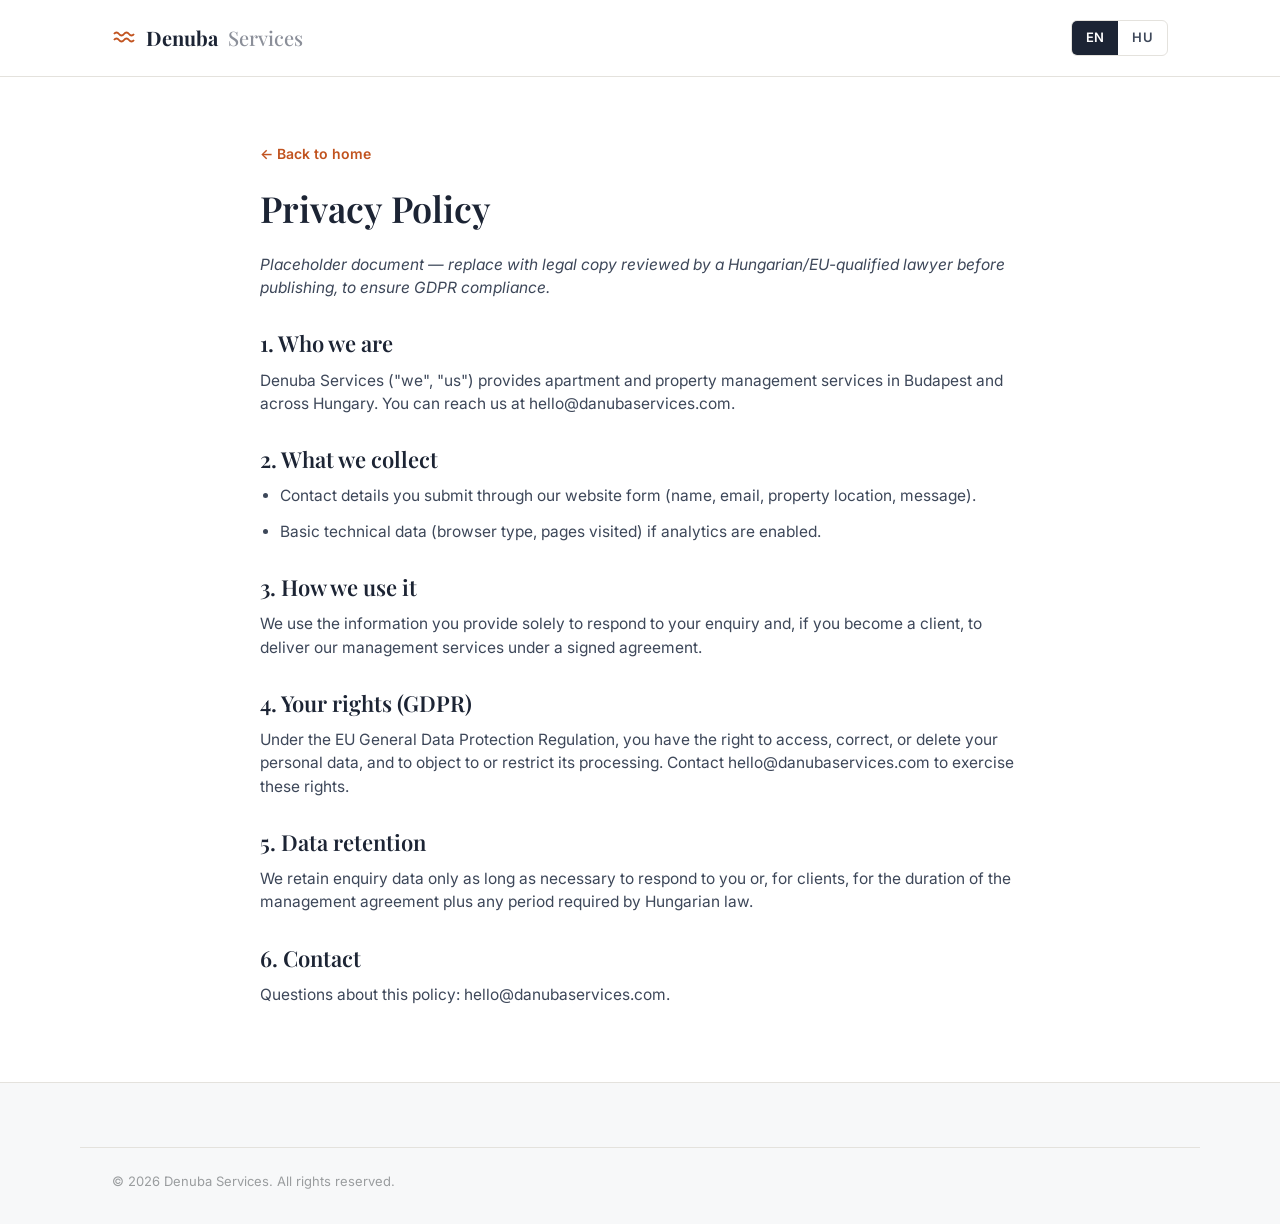
<file: privacy.html>
<!DOCTYPE html>
<html lang="en">
<head>
<meta charset="UTF-8">
<meta name="viewport" content="width=device-width, initial-scale=1.0">
<title>Privacy Policy | Denuba Services</title>
<meta name="description" content="Privacy policy for Denuba Services, Budapest property management.">
<meta name="robots" content="noindex, follow">
<link rel="canonical" href="https://www.danubaservices.com/privacy.html">
<link rel="alternate" hreflang="en" href="https://www.danubaservices.com/privacy.html">
<link rel="alternate" hreflang="hu" href="https://www.danubaservices.com/hu/privacy.html">
<link href="https://fonts.googleapis.com/css2?family=Playfair+Display:ital,wght@0,600;0,700&family=Inter:wght@400;500;600&display=swap" rel="stylesheet">
<link rel="stylesheet" href="assets/style.css">
<style>
  .legal{padding:64px 0;max-width:760px;margin:0 auto;}
  .legal h1{font-size:36px;margin-bottom:24px;}
  .legal h2{font-size:22px;margin:32px 0 12px;}
  .legal p, .legal li{font-size:15.5px;color:var(--ink-soft);margin-bottom:12px;}
  .legal ul{padding-left:20px;}
  .back{display:inline-block;margin-bottom:24px;color:var(--rust);font-weight:600;font-size:14px;}
</style>
</head>
<body>
<header>
  <nav class="wrap" aria-label="Primary">
    <a href="/" class="logo">
      <svg width="24" height="24" viewBox="0 0 24 24" fill="none" stroke="#c1531f" stroke-width="1.8" aria-hidden="true"><path d="M2 8c1.5-2 3.5-2 5 0s3.5 2 5 0 3.5-2 5 0 3.5 2 5 0"/><path d="M2 14c1.5-2 3.5-2 5 0s3.5 2 5 0 3.5-2 5 0 3.5 2 5 0"/></svg>
      Denuba <span class="light">Services</span>
    </a>
    <div class="langtoggle"><a href="/privacy.html" class="active">EN</a><a href="/hu/privacy.html">HU</a></div>
  </nav>
</header>
<div class="wrap">
  <div class="legal">
    <a class="back" href="/">← Back to home</a>
    <h1>Privacy Policy</h1>
    <p><em>Placeholder document — replace with legal copy reviewed by a Hungarian/EU-qualified lawyer before publishing, to ensure GDPR compliance.</em></p>

    <h2>1. Who we are</h2>
    <p>Denuba Services ("we", "us") provides apartment and property management services in Budapest and across Hungary. You can reach us at hello@danubaservices.com.</p>

    <h2>2. What we collect</h2>
    <ul>
      <li>Contact details you submit through our website form (name, email, property location, message).</li>
      <li>Basic technical data (browser type, pages visited) if analytics are enabled.</li>
    </ul>

    <h2>3. How we use it</h2>
    <p>We use the information you provide solely to respond to your enquiry and, if you become a client, to deliver our management services under a signed agreement.</p>

    <h2>4. Your rights (GDPR)</h2>
    <p>Under the EU General Data Protection Regulation, you have the right to access, correct, or delete your personal data, and to object to or restrict its processing. Contact hello@danubaservices.com to exercise these rights.</p>

    <h2>5. Data retention</h2>
    <p>We retain enquiry data only as long as necessary to respond to you or, for clients, for the duration of the management agreement plus any period required by Hungarian law.</p>

    <h2>6. Contact</h2>
    <p>Questions about this policy: hello@danubaservices.com.</p>
  </div>
</div>
<footer>
  <div class="wrap footer-bottom">
    <span>© 2026 Denuba Services. All rights reserved.</span>
  </div>
</footer>
</body>
</html>
</file>
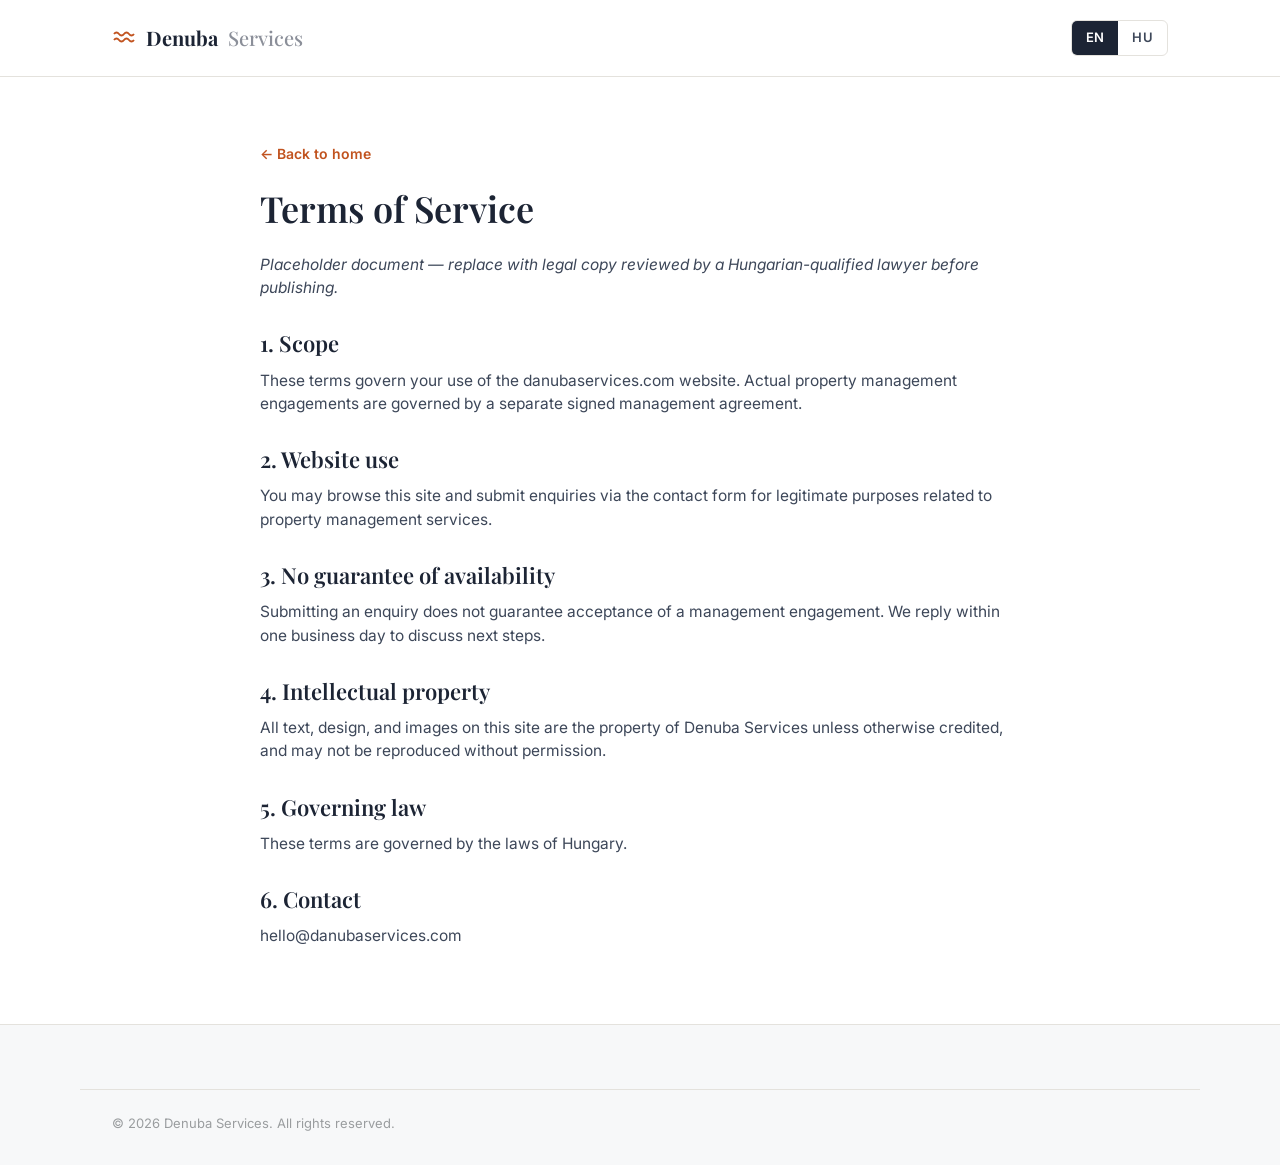
<file: terms.html>
<!DOCTYPE html>
<html lang="en">
<head>
<meta charset="UTF-8">
<meta name="viewport" content="width=device-width, initial-scale=1.0">
<title>Terms of Service | Denuba Services</title>
<meta name="description" content="Terms of service for Denuba Services, Budapest property management.">
<meta name="robots" content="noindex, follow">
<link rel="canonical" href="https://www.danubaservices.com/terms.html">
<link rel="alternate" hreflang="en" href="https://www.danubaservices.com/terms.html">
<link rel="alternate" hreflang="hu" href="https://www.danubaservices.com/hu/terms.html">
<link href="https://fonts.googleapis.com/css2?family=Playfair+Display:ital,wght@0,600;0,700&family=Inter:wght@400;500;600&display=swap" rel="stylesheet">
<link rel="stylesheet" href="assets/style.css">
<style>
  .legal{padding:64px 0;max-width:760px;margin:0 auto;}
  .legal h1{font-size:36px;margin-bottom:24px;}
  .legal h2{font-size:22px;margin:32px 0 12px;}
  .legal p, .legal li{font-size:15.5px;color:var(--ink-soft);margin-bottom:12px;}
  .legal ul{padding-left:20px;}
  .back{display:inline-block;margin-bottom:24px;color:var(--rust);font-weight:600;font-size:14px;}
</style>
</head>
<body>
<header>
  <nav class="wrap" aria-label="Primary">
    <a href="/" class="logo">
      <svg width="24" height="24" viewBox="0 0 24 24" fill="none" stroke="#c1531f" stroke-width="1.8" aria-hidden="true"><path d="M2 8c1.5-2 3.5-2 5 0s3.5 2 5 0 3.5-2 5 0 3.5 2 5 0"/><path d="M2 14c1.5-2 3.5-2 5 0s3.5 2 5 0 3.5-2 5 0 3.5 2 5 0"/></svg>
      Denuba <span class="light">Services</span>
    </a>
    <div class="langtoggle"><a href="/terms.html" class="active">EN</a><a href="/hu/terms.html">HU</a></div>
  </nav>
</header>
<div class="wrap">
  <div class="legal">
    <a class="back" href="/">← Back to home</a>
    <h1>Terms of Service</h1>
    <p><em>Placeholder document — replace with legal copy reviewed by a Hungarian-qualified lawyer before publishing.</em></p>

    <h2>1. Scope</h2>
    <p>These terms govern your use of the danubaservices.com website. Actual property management engagements are governed by a separate signed management agreement.</p>

    <h2>2. Website use</h2>
    <p>You may browse this site and submit enquiries via the contact form for legitimate purposes related to property management services.</p>

    <h2>3. No guarantee of availability</h2>
    <p>Submitting an enquiry does not guarantee acceptance of a management engagement. We reply within one business day to discuss next steps.</p>

    <h2>4. Intellectual property</h2>
    <p>All text, design, and images on this site are the property of Denuba Services unless otherwise credited, and may not be reproduced without permission.</p>

    <h2>5. Governing law</h2>
    <p>These terms are governed by the laws of Hungary.</p>

    <h2>6. Contact</h2>
    <p>hello@danubaservices.com</p>
  </div>
</div>
<footer>
  <div class="wrap footer-bottom">
    <span>© 2026 Denuba Services. All rights reserved.</span>
  </div>
</footer>
</body>
</html>
</file>
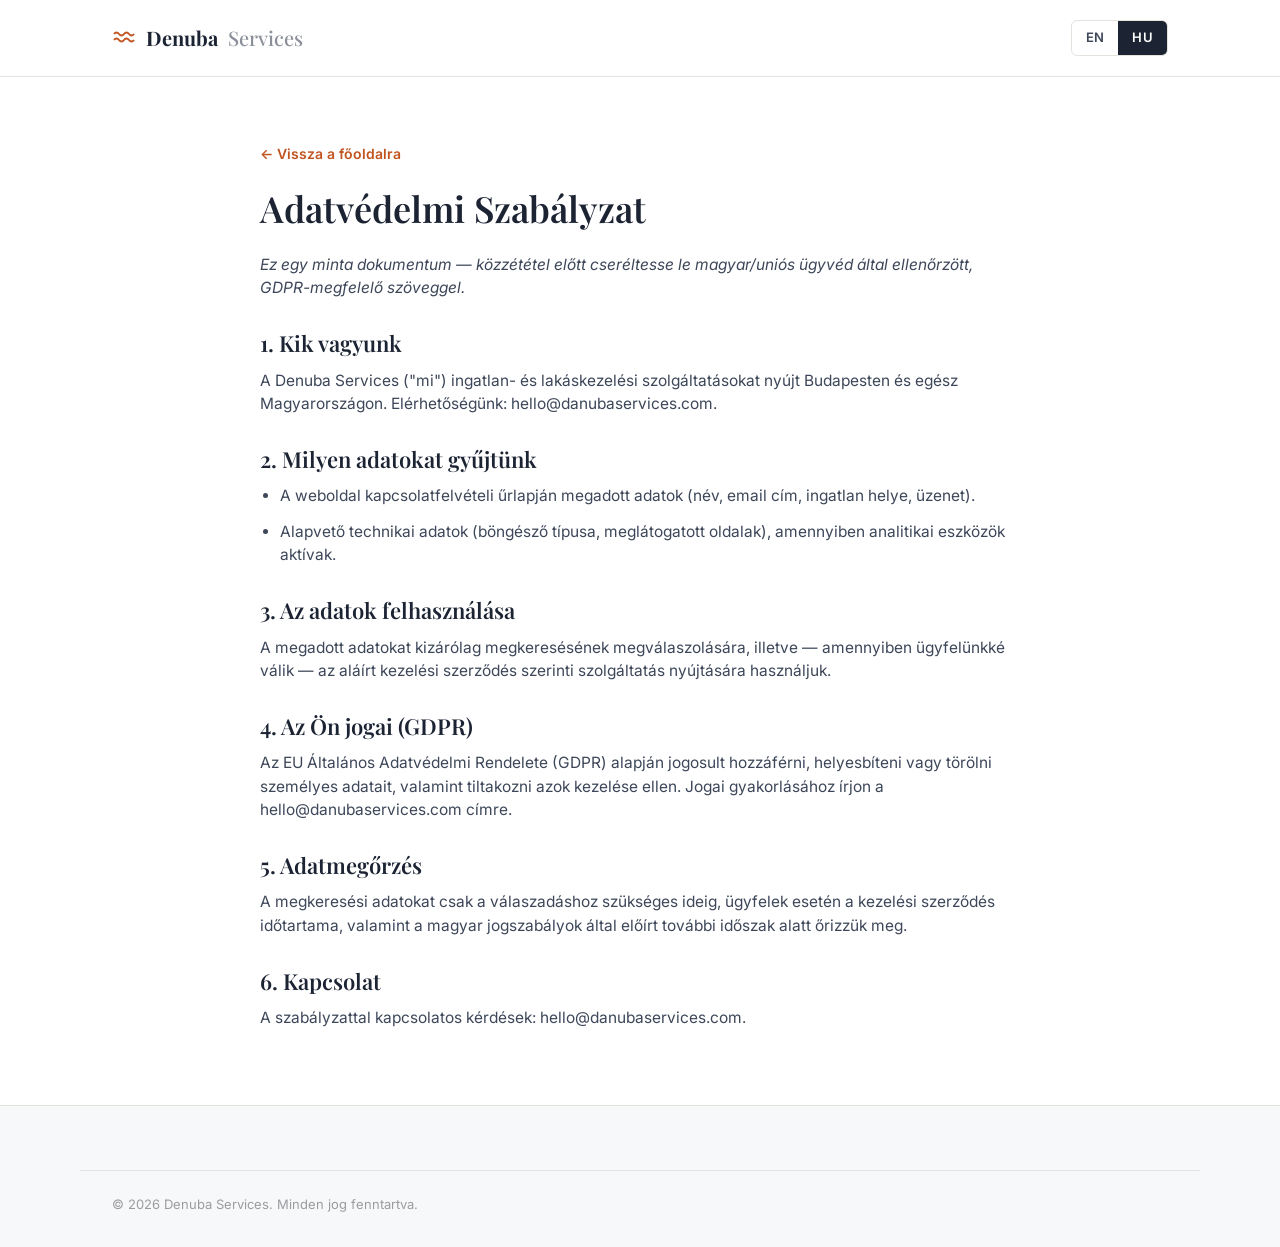
<file: hu/privacy.html>
<!DOCTYPE html>
<html lang="hu">
<head>
<meta charset="UTF-8">
<meta name="viewport" content="width=device-width, initial-scale=1.0">
<title>Adatvédelmi Szabályzat | Denuba Services</title>
<meta name="description" content="A Denuba Services budapesti ingatlankezelő adatvédelmi szabályzata.">
<meta name="robots" content="noindex, follow">
<link rel="canonical" href="https://www.danubaservices.com/hu/privacy.html">
<link rel="alternate" hreflang="en" href="https://www.danubaservices.com/privacy.html">
<link rel="alternate" hreflang="hu" href="https://www.danubaservices.com/hu/privacy.html">
<link href="https://fonts.googleapis.com/css2?family=Playfair+Display:ital,wght@0,600;0,700&family=Inter:wght@400;500;600&display=swap" rel="stylesheet">
<link rel="stylesheet" href="../assets/style.css">
<style>
  .legal{padding:64px 0;max-width:760px;margin:0 auto;}
  .legal h1{font-size:36px;margin-bottom:24px;}
  .legal h2{font-size:22px;margin:32px 0 12px;}
  .legal p, .legal li{font-size:15.5px;color:var(--ink-soft);margin-bottom:12px;}
  .legal ul{padding-left:20px;}
  .back{display:inline-block;margin-bottom:24px;color:var(--rust);font-weight:600;font-size:14px;}
</style>
</head>
<body>
<header>
  <nav class="wrap" aria-label="Fő navigáció">
    <a href="/hu/" class="logo">
      <svg width="24" height="24" viewBox="0 0 24 24" fill="none" stroke="#c1531f" stroke-width="1.8" aria-hidden="true"><path d="M2 8c1.5-2 3.5-2 5 0s3.5 2 5 0 3.5-2 5 0 3.5 2 5 0"/><path d="M2 14c1.5-2 3.5-2 5 0s3.5 2 5 0 3.5-2 5 0 3.5 2 5 0"/></svg>
      Denuba <span class="light">Services</span>
    </a>
    <div class="langtoggle"><a href="/privacy.html">EN</a><a href="/hu/privacy.html" class="active">HU</a></div>
  </nav>
</header>
<div class="wrap">
  <div class="legal">
    <a class="back" href="/hu/">← Vissza a főoldalra</a>
    <h1>Adatvédelmi Szabályzat</h1>
    <p><em>Ez egy minta dokumentum — közzététel előtt cseréltesse le magyar/uniós ügyvéd által ellenőrzött, GDPR-megfelelő szöveggel.</em></p>

    <h2>1. Kik vagyunk</h2>
    <p>A Denuba Services ("mi") ingatlan- és lakáskezelési szolgáltatásokat nyújt Budapesten és egész Magyarországon. Elérhetőségünk: hello@danubaservices.com.</p>

    <h2>2. Milyen adatokat gyűjtünk</h2>
    <ul>
      <li>A weboldal kapcsolatfelvételi űrlapján megadott adatok (név, email cím, ingatlan helye, üzenet).</li>
      <li>Alapvető technikai adatok (böngésző típusa, meglátogatott oldalak), amennyiben analitikai eszközök aktívak.</li>
    </ul>

    <h2>3. Az adatok felhasználása</h2>
    <p>A megadott adatokat kizárólag megkeresésének megválaszolására, illetve — amennyiben ügyfelünkké válik — az aláírt kezelési szerződés szerinti szolgáltatás nyújtására használjuk.</p>

    <h2>4. Az Ön jogai (GDPR)</h2>
    <p>Az EU Általános Adatvédelmi Rendelete (GDPR) alapján jogosult hozzáférni, helyesbíteni vagy törölni személyes adatait, valamint tiltakozni azok kezelése ellen. Jogai gyakorlásához írjon a hello@danubaservices.com címre.</p>

    <h2>5. Adatmegőrzés</h2>
    <p>A megkeresési adatokat csak a válaszadáshoz szükséges ideig, ügyfelek esetén a kezelési szerződés időtartama, valamint a magyar jogszabályok által előírt további időszak alatt őrizzük meg.</p>

    <h2>6. Kapcsolat</h2>
    <p>A szabályzattal kapcsolatos kérdések: hello@danubaservices.com.</p>
  </div>
</div>
<footer>
  <div class="wrap footer-bottom">
    <span>© 2026 Denuba Services. Minden jog fenntartva.</span>
  </div>
</footer>
</body>
</html>
</file>
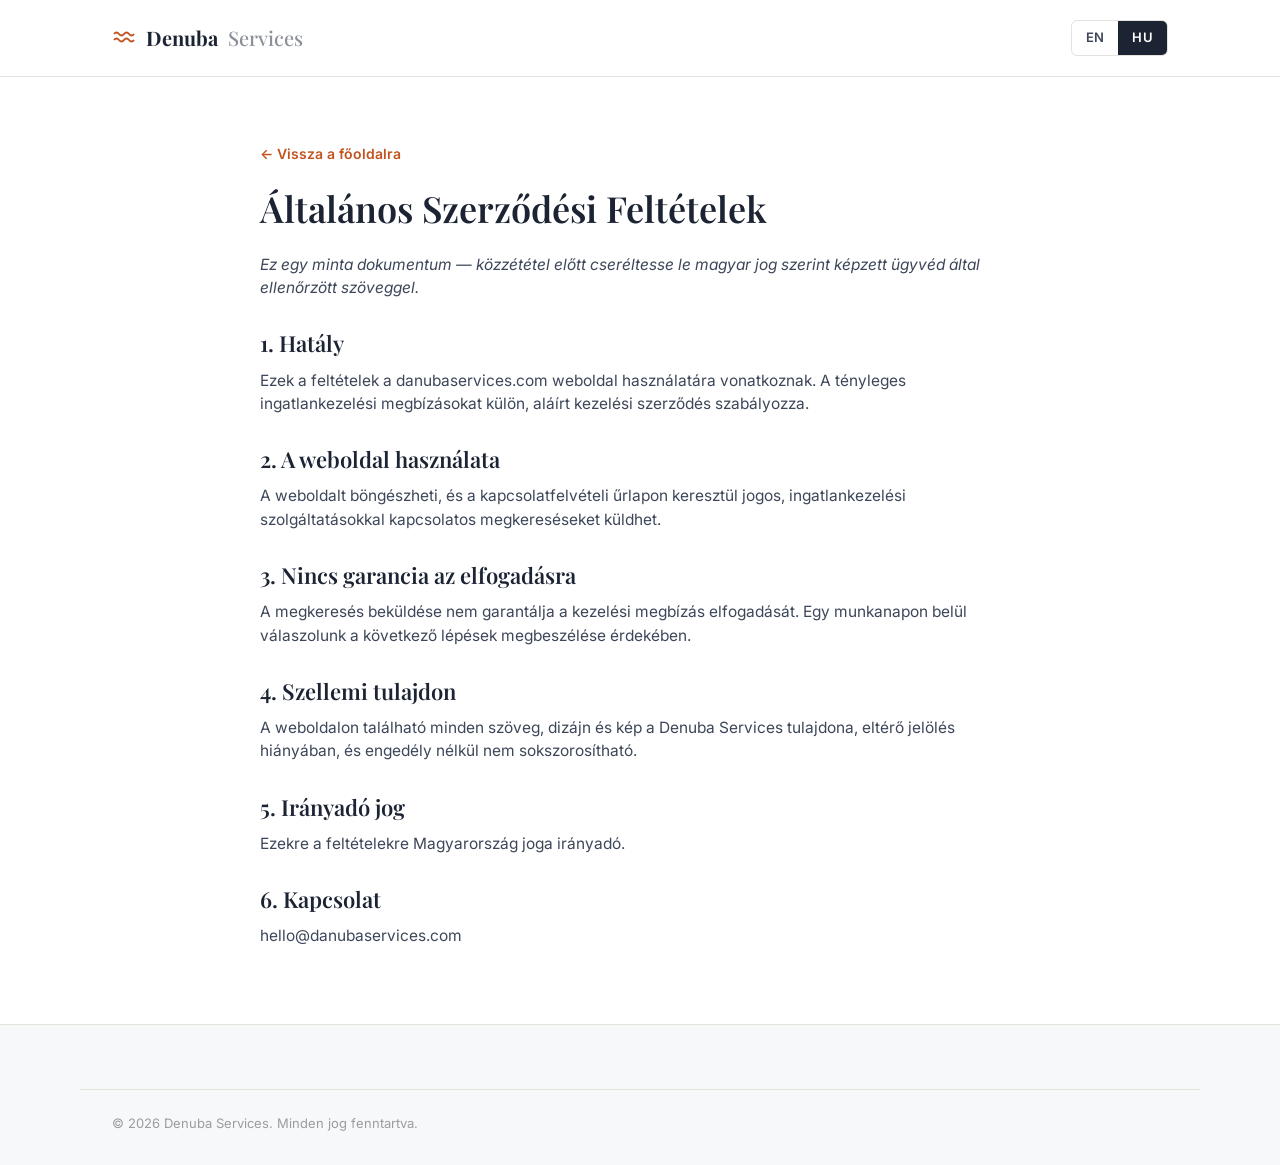
<file: hu/terms.html>
<!DOCTYPE html>
<html lang="hu">
<head>
<meta charset="UTF-8">
<meta name="viewport" content="width=device-width, initial-scale=1.0">
<title>Általános Szerződési Feltételek | Denuba Services</title>
<meta name="description" content="A Denuba Services budapesti ingatlankezelő általános szerződési feltételei.">
<meta name="robots" content="noindex, follow">
<link rel="canonical" href="https://www.danubaservices.com/hu/terms.html">
<link rel="alternate" hreflang="en" href="https://www.danubaservices.com/terms.html">
<link rel="alternate" hreflang="hu" href="https://www.danubaservices.com/hu/terms.html">
<link href="https://fonts.googleapis.com/css2?family=Playfair+Display:ital,wght@0,600;0,700&family=Inter:wght@400;500;600&display=swap" rel="stylesheet">
<link rel="stylesheet" href="../assets/style.css">
<style>
  .legal{padding:64px 0;max-width:760px;margin:0 auto;}
  .legal h1{font-size:36px;margin-bottom:24px;}
  .legal h2{font-size:22px;margin:32px 0 12px;}
  .legal p, .legal li{font-size:15.5px;color:var(--ink-soft);margin-bottom:12px;}
  .legal ul{padding-left:20px;}
  .back{display:inline-block;margin-bottom:24px;color:var(--rust);font-weight:600;font-size:14px;}
</style>
</head>
<body>
<header>
  <nav class="wrap" aria-label="Fő navigáció">
    <a href="/hu/" class="logo">
      <svg width="24" height="24" viewBox="0 0 24 24" fill="none" stroke="#c1531f" stroke-width="1.8" aria-hidden="true"><path d="M2 8c1.5-2 3.5-2 5 0s3.5 2 5 0 3.5-2 5 0 3.5 2 5 0"/><path d="M2 14c1.5-2 3.5-2 5 0s3.5 2 5 0 3.5-2 5 0 3.5 2 5 0"/></svg>
      Denuba <span class="light">Services</span>
    </a>
    <div class="langtoggle"><a href="/terms.html">EN</a><a href="/hu/terms.html" class="active">HU</a></div>
  </nav>
</header>
<div class="wrap">
  <div class="legal">
    <a class="back" href="/hu/">← Vissza a főoldalra</a>
    <h1>Általános Szerződési Feltételek</h1>
    <p><em>Ez egy minta dokumentum — közzététel előtt cseréltesse le magyar jog szerint képzett ügyvéd által ellenőrzött szöveggel.</em></p>

    <h2>1. Hatály</h2>
    <p>Ezek a feltételek a danubaservices.com weboldal használatára vonatkoznak. A tényleges ingatlankezelési megbízásokat külön, aláírt kezelési szerződés szabályozza.</p>

    <h2>2. A weboldal használata</h2>
    <p>A weboldalt böngészheti, és a kapcsolatfelvételi űrlapon keresztül jogos, ingatlankezelési szolgáltatásokkal kapcsolatos megkereséseket küldhet.</p>

    <h2>3. Nincs garancia az elfogadásra</h2>
    <p>A megkeresés beküldése nem garantálja a kezelési megbízás elfogadását. Egy munkanapon belül válaszolunk a következő lépések megbeszélése érdekében.</p>

    <h2>4. Szellemi tulajdon</h2>
    <p>A weboldalon található minden szöveg, dizájn és kép a Denuba Services tulajdona, eltérő jelölés hiányában, és engedély nélkül nem sokszorosítható.</p>

    <h2>5. Irányadó jog</h2>
    <p>Ezekre a feltételekre Magyarország joga irányadó.</p>

    <h2>6. Kapcsolat</h2>
    <p>hello@danubaservices.com</p>
  </div>
</div>
<footer>
  <div class="wrap footer-bottom">
    <span>© 2026 Denuba Services. Minden jog fenntartva.</span>
  </div>
</footer>
</body>
</html>
</file>
<file: assets/style.css>
/* ==========================================================================
   Denuba Services — shared stylesheet (EN + HU)
   ========================================================================== */
:root{
  --ink:#1c2434;
  --ink-soft:#3d4759;
  --paper:#ffffff;
  --paper-tint:#f7f8f9;
  --line:#e4e2dd;
  --rust:#c1531f;
  --rust-dark:#a5441a;
  --muted:#9a9d9f;
}
*{box-sizing:border-box;margin:0;padding:0;}
html{scroll-behavior:smooth;}
body{
  font-family:'Inter',sans-serif;
  color:var(--ink-soft);
  background:var(--paper);
  line-height:1.5;
  -webkit-font-smoothing:antialiased;
}
h1,h2,h3{
  font-family:'Playfair Display',serif;
  color:var(--ink);
  font-weight:600;
  line-height:1.15;
}
a{color:inherit;text-decoration:none;}
img{display:block;max-width:100%;}
.wrap{max-width:1120px;margin:0 auto;padding:0 32px;}
.skip-link{
  position:absolute;left:-999px;top:0;background:var(--ink);color:#fff;padding:10px 16px;z-index:999;
}
.skip-link:focus{left:8px;top:8px;}

/* NAV */
header{border-bottom:1px solid var(--line);position:sticky;top:0;background:var(--paper);z-index:50;}
nav.wrap{display:flex;align-items:center;justify-content:space-between;padding:20px 32px;}
.logo{display:flex;align-items:center;gap:10px;font-family:'Playfair Display',serif;font-size:20px;font-weight:700;color:var(--ink);}
.logo svg{flex-shrink:0;}
.logo .light{color:#8b8f99;font-weight:500;}
.navlinks{display:flex;gap:36px;font-size:15px;color:var(--ink-soft);}
.navlinks a:hover,.navlinks a:focus-visible{color:var(--rust);}
.langtoggle{display:flex;border:1px solid var(--line);border-radius:6px;overflow:hidden;font-size:13px;font-weight:600;letter-spacing:.02em;}
.langtoggle a{padding:7px 14px;display:block;}
.langtoggle a.active{background:var(--ink);color:#fff;}
.langtoggle a:not(.active):hover{background:var(--paper-tint);}
.navwrap{display:flex;align-items:center;gap:28px;}
.navtoggle{display:none;}
@media (max-width:820px){
  .navlinks{display:none;}
}

/* HERO */
.hero{padding:88px 0 0;}
.badge{display:inline-flex;align-items:center;gap:8px;border:1px solid var(--line);border-radius:6px;padding:8px 16px;font-size:12.5px;letter-spacing:.12em;color:var(--ink-soft);margin-bottom:28px;}
.badge .dot{width:6px;height:6px;border-radius:50%;background:var(--rust);}
.hero h1{font-size:56px;letter-spacing:-.01em;max-width:900px;margin-bottom:26px;}
.hero p.lead{font-size:18px;max-width:620px;color:var(--ink-soft);margin-bottom:36px;}
.cta-row{display:flex;gap:14px;flex-wrap:wrap;margin-bottom:64px;}
.btn{display:inline-flex;align-items:center;gap:10px;padding:16px 28px;font-size:15.5px;font-weight:600;border-radius:6px;transition:transform .15s ease, background .15s ease, box-shadow .15s ease;cursor:pointer;border:1px solid transparent;}
.btn-primary{background:var(--rust);color:#fff;}
.btn-primary:hover,.btn-primary:focus-visible{background:var(--rust-dark);}
.btn-secondary{border:1px solid var(--line);color:var(--ink);background:#fff;}
.btn-secondary:hover,.btn-secondary:focus-visible{border-color:var(--ink);}
a:focus-visible,button:focus-visible,input:focus-visible,select:focus-visible,textarea:focus-visible{outline:2px solid var(--rust);outline-offset:2px;}

.stats{display:flex;gap:64px;border-top:1px solid var(--line);padding:32px 0;flex-wrap:wrap;}
.stat .label{font-size:12px;letter-spacing:.12em;color:var(--muted);margin-bottom:8px;}
.stat .value{font-family:'Playfair Display',serif;font-size:26px;color:var(--ink);}

.hero-image{margin-top:56px;position:relative;}
.hero-image img{width:100%;height:560px;object-fit:cover;background:var(--paper-tint);}
.asset-chip{position:absolute;left:24px;bottom:24px;background:#fff;padding:16px 22px;display:flex;align-items:center;gap:14px;box-shadow:0 12px 30px rgba(0,0,0,.12);max-width:320px;}
.asset-chip .ic{width:36px;height:36px;border:1px solid var(--rust);border-radius:6px;display:flex;align-items:center;justify-content:center;color:var(--rust);flex-shrink:0;}
.asset-chip .eyebrow{font-size:11px;letter-spacing:.1em;color:var(--muted);margin-bottom:2px;}
.asset-chip .title{font-size:14.5px;font-weight:600;color:var(--ink);}

section{padding:96px 0;}
.section-tint{background:var(--paper-tint);}
.eyebrow{font-size:12.5px;letter-spacing:.14em;text-transform:uppercase;color:var(--rust);font-weight:600;margin-bottom:16px;display:block;}
.section-head{max-width:680px;margin-bottom:56px;}
.section-head h2{font-size:38px;margin-bottom:18px;}
.section-head p{font-size:16.5px;color:var(--ink-soft);}

/* SERVICES */
.grid-2{display:grid;grid-template-columns:1fr 1fr;border:1px solid var(--line);}
.service{padding:48px;border-right:1px solid var(--line);border-bottom:1px solid var(--line);}
.service:nth-child(2n){border-right:none;}
.service:nth-last-child(-n+2){border-bottom:none;}
.service .ic{width:52px;height:52px;border:1px solid var(--rust);border-radius:8px;display:flex;align-items:center;justify-content:center;color:var(--rust);margin-bottom:24px;}
.service h3{font-size:22px;margin-bottom:14px;}
.service p{font-size:15.5px;color:var(--ink-soft);}
@media (max-width:760px){
  .grid-2{grid-template-columns:1fr;}
  .service{border-right:none !important;}
}

/* WHY */
.why-block{display:grid;grid-template-columns:1fr 1fr;gap:80px;padding:72px 0;border-bottom:1px solid var(--line);}
.why-block:last-child{border-bottom:none;}
.why-tag{display:flex;align-items:center;gap:10px;font-size:13px;letter-spacing:.08em;text-transform:uppercase;color:var(--ink-soft);margin-bottom:22px;font-weight:600;}
.why-tag svg{color:var(--rust);}
.why-block h3{font-size:30px;margin-bottom:18px;max-width:420px;}
.why-block > div:first-child p{font-size:16px;color:var(--ink-soft);max-width:460px;}
.why-list{list-style:none;display:flex;flex-direction:column;gap:16px;justify-content:center;}
.why-list li{display:flex;gap:14px;align-items:flex-start;font-size:15.5px;color:var(--ink);}
.why-list li svg{flex-shrink:0;margin-top:3px;color:var(--rust);}
@media (max-width:760px){ .why-block{grid-template-columns:1fr;gap:32px;} }

/* PROCESS */
.process-grid{display:grid;grid-template-columns:repeat(3,1fr);gap:48px;}
.process-num{font-family:'Playfair Display',serif;font-size:15px;color:var(--rust);letter-spacing:.05em;margin-bottom:22px;font-weight:600;}
.process-grid h3{font-size:21px;margin-bottom:12px;}
.process-grid p{font-size:15.5px;color:var(--ink-soft);}
@media (max-width:760px){ .process-grid{grid-template-columns:1fr;gap:40px;} }

/* CONTACT */
.contact-grid{display:grid;grid-template-columns:.85fr 1.15fr;gap:80px;}
.contact-info p{font-size:16px;color:var(--ink-soft);margin-bottom:32px;max-width:380px;}
.contact-line{display:flex;align-items:center;gap:12px;font-size:15px;color:var(--ink);margin-bottom:14px;}
.contact-line svg{color:var(--rust);flex-shrink:0;}
form{display:flex;flex-direction:column;gap:20px;}
.form-row{display:grid;grid-template-columns:1fr 1fr;gap:20px;}
label{font-size:13px;font-weight:600;color:var(--ink);margin-bottom:8px;display:block;}
input,select,textarea{width:100%;border:1px solid var(--line);border-radius:6px;padding:13px 14px;font-family:'Inter',sans-serif;font-size:15px;color:var(--ink);background:#fff;}
textarea{resize:vertical;min-height:110px;}
.fine{font-size:13px;color:var(--muted);}
.form-status{font-size:14px;margin-top:4px;display:none;}
.form-status.show{display:block;}
.form-status.ok{color:#1a7a41;}
.form-status.err{color:#b3261e;}
@media (max-width:760px){
  .contact-grid{grid-template-columns:1fr;gap:48px;}
  .form-row{grid-template-columns:1fr;}
}

/* FOOTER */
footer{border-top:1px solid var(--line);padding:64px 0 32px;background:var(--paper-tint);}
.footer-grid{display:grid;grid-template-columns:1.6fr 1fr 1fr;gap:48px;margin-bottom:48px;}
footer .logo{margin-bottom:16px;}
footer p{font-size:14.5px;color:var(--ink-soft);max-width:340px;}
.footer-col h4{font-size:13px;letter-spacing:.08em;text-transform:uppercase;color:var(--ink);margin-bottom:18px;}
.footer-col ul{list-style:none;display:flex;flex-direction:column;gap:12px;}
.footer-col a{font-size:14.5px;color:var(--ink-soft);}
.footer-col a:hover{color:var(--rust);}
.footer-col .locline{display:flex;gap:8px;align-items:flex-start;font-size:14.5px;color:var(--ink-soft);}
.footer-bottom{border-top:1px solid var(--line);padding-top:24px;display:flex;justify-content:space-between;flex-wrap:wrap;gap:12px;font-size:13px;color:var(--muted);}
@media (max-width:760px){ .footer-grid{grid-template-columns:1fr;} }

@media (prefers-reduced-motion: reduce){
  html{scroll-behavior:auto;}
  *{transition:none !important;}
}
</file>
